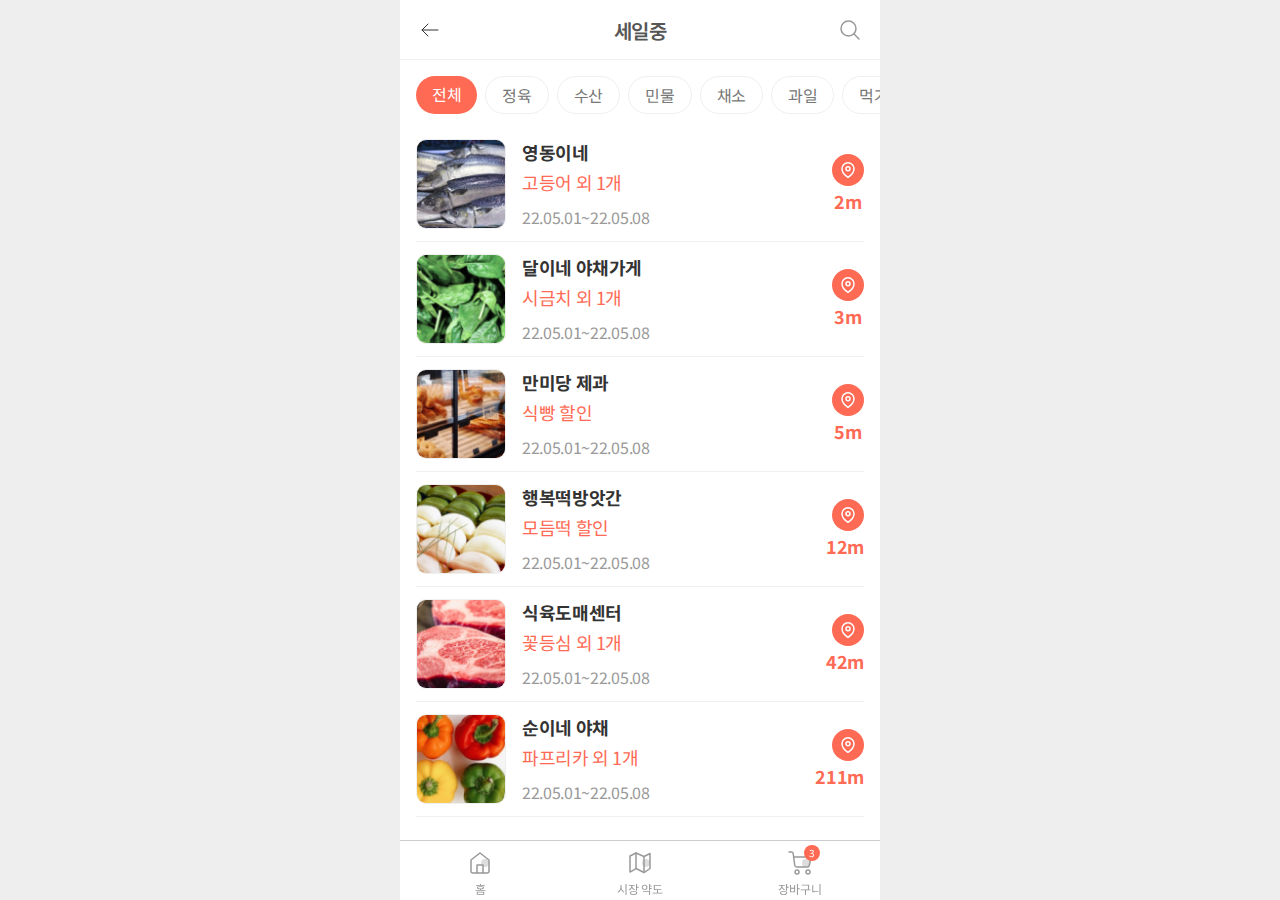
<file: discount.html>
<!DOCTYPE html>
<html lang="en">
  <head>
    <meta charset="UTF-8" />
    <meta http-equiv="X-UA-Compatible" content="IE=edge" />
    <meta
      name="viewport"
      content="width=device-width, initial-scale=1.0, maximum-scale=1.0"
    />
    <title>세일중</title>
    <script src="https://code.jquery.com/jquery-3.5.1.js"></script>
    <link rel="stylesheet" href="css/common.css" />
    <link rel="stylesheet" href="css/layout.css" />
  </head>
  <body>
    <header>
      <div class="header_area">
        <nav id="gnb">
          <div class="gnb_container">
            <a class="go_back" href="index.html"></a>
            <div class="gnb_title tx"><h2>세일중</h2></div>
            <a class="search" href="#"></a>
          </div>
        </nav>
      </div>
    </header>
    <main>
      <div class="gnb_list_category">
        <div class="gnb_list_container">
          <ul class="swiper_wrapper">
            <li class="on"><a href="#">전체</a></li>
            <li><a href="#">정육</a></li>
            <li><a href="#">수산</a></li>
            <li><a href="#">민물</a></li>
            <li><a href="#">채소</a></li>
            <li><a href="#">과일</a></li>
            <li><a href="#">먹거리·반찬</a></li>
            <li><a href="#">식당</a></li>
            <li><a href="#">건어물</a></li>
            <li><a href="#">기타</a></li>
          </ul>
        </div>
      </div>
      <div class="discount_list">
        <div class="discount_container pb_60 pt_79">
          <div class="product_wrap">
            <div class="product_item">
              <a class="prod_img_wrap" href="sub_store_detail.html">
                <img src="img/product/dis_01.png" alt="세일중상품" />
              </a>
              <a class="prod_txt_wrap" href="sub_store_detail.html">
                <div class="prod_txt">
                  <h3>영동이네</h3>
                  <p>고등어 외 1개</p>
                  <span>22.05.01~22.05.08</span>
                </div>
              </a>
              <button
                type="button"
                onclick="location.href='sub_map_location.html'"
                class="prod_location"
              >
                <img src="img/icon/icon_location.svg" alt="위치정보" />
                <span><em>2m</em></span>
              </button>
            </div>
          </div>
          <div class="product_wrap">
            <div class="product_item">
              <a class="prod_img_wrap" href="sub_store_detail.html">
                <img src="img/product/dis_02.png" alt="세일중상품" />
              </a>
              <a class="prod_txt_wrap" href="sub_store_detail.html">
                <div class="prod_txt">
                  <h3>달이네 야채가게</h3>
                  <p>시금치 외 1개</p>
                  <span>22.05.01~22.05.08</span>
                </div>
              </a>
              <button
                type="button"
                onclick="location.href='sub_map_location.html'"
                class="prod_location"
              >
                <img src="img/icon/icon_location.svg" alt="위치정보" />
                <span><em>3m</em></span>
              </button>
            </div>
          </div>
          <div class="product_wrap">
            <div class="product_item">
              <a class="prod_img_wrap" href="sub_store_detail.html">
                <img src="img/product/dis_03.png" alt="세일중상품" />
              </a>
              <a class="prod_txt_wrap" href="sub_store_detail.html">
                <div class="prod_txt">
                  <h3>만미당 제과</h3>
                  <p>식빵 할인</p>
                  <span>22.05.01~22.05.08</span>
                </div>
              </a>
              <button
                type="button"
                onclick="location.href='sub_map_location.html'"
                class="prod_location"
              >
                <img src="img/icon/icon_location.svg" alt="위치정보" />
                <span><em>5m</em></span>
              </button>
            </div>
          </div>
          <div class="product_wrap">
            <div class="product_item">
              <a class="prod_img_wrap" href="sub_store_detail.html">
                <img src="img/product/dis_04.png" alt="세일중상품" />
              </a>
              <a class="prod_txt_wrap" href="sub_store_detail.html">
                <div class="prod_txt">
                  <h3>행복떡방앗간</h3>
                  <p>모듬떡 할인</p>
                  <span>22.05.01~22.05.08</span>
                </div>
              </a>
              <button
                type="button"
                onclick="location.href='sub_map_location.html'"
                class="prod_location"
              >
                <img src="img/icon/icon_location.svg" alt="위치정보" />
                <span><em>12m</em></span>
              </button>
            </div>
          </div>
          <div class="product_wrap">
            <div class="product_item">
              <a class="prod_img_wrap" href="sub_store_detail.html">
                <img src="img/product/dis_05.png" alt="세일중상품" />
              </a>
              <a class="prod_txt_wrap" href="sub_store_detail.html">
                <div class="prod_txt">
                  <h3>식육도매센터</h3>
                  <p>꽃등심 외 1개</p>
                  <span>22.05.01~22.05.08</span>
                </div>
              </a>
              <button
                type="button"
                onclick="location.href='sub_map_location.html'"
                class="prod_location"
              >
                <img src="img/icon/icon_location.svg" alt="위치정보" />
                <span><em>42m</em></span>
              </button>
            </div>
          </div>
          <div class="product_wrap">
            <div class="product_item">
              <a class="prod_img_wrap" href="sub_store_detail.html">
                <img src="img/product/dis_06.png" alt="세일중상품" />
              </a>
              <a class="prod_txt_wrap" href="sub_store_detail.html">
                <div class="prod_txt">
                  <h3>순이네 야채</h3>
                  <p>파프리카 외 1개</p>
                  <span>22.05.01~22.05.08</span>
                </div>
              </a>
              <button
                type="button"
                onclick="location.href='sub_map_location.html'"
                class="prod_location"
              >
                <img src="img/icon/icon_location.svg" alt="위치정보" />
                <span><em>211m</em></span>
              </button>
            </div>
          </div>
        </div>
      </div>
    </main>
    <aside id="dock">
      <div class="dock_container">
        <nav class="dock_menu">
          <a href="index.html">
            <i class="home"></i>
            <span class="dock_label">홈</span>
          </a>
          <a href="dock_map.html">
            <i class="map"></i>
            <span class="dock_label">시장 약도</span>
          </a>
          <a href="dock_cart.html">
            <i class="cart"></i>
            <i class="cart_count">3</i>
            <span class="dock_label">장바구니</span>
          </a>
        </nav>
      </div>
    </aside>
  </body>
  <script>
    var openBtn = $(".prod_location");
    var closeBtn = $(".close, .close_bottom_btn");
    var dimm = $(".dimm");
    var modal = $(".modal-sub-wrap");

    openBtn.click(function () {
      dimm.show();
      modal.show();
    });

    closeBtn.click(function () {
      dimm.hide();
      modal.hide();
    });
  </script>
</html>
</file>
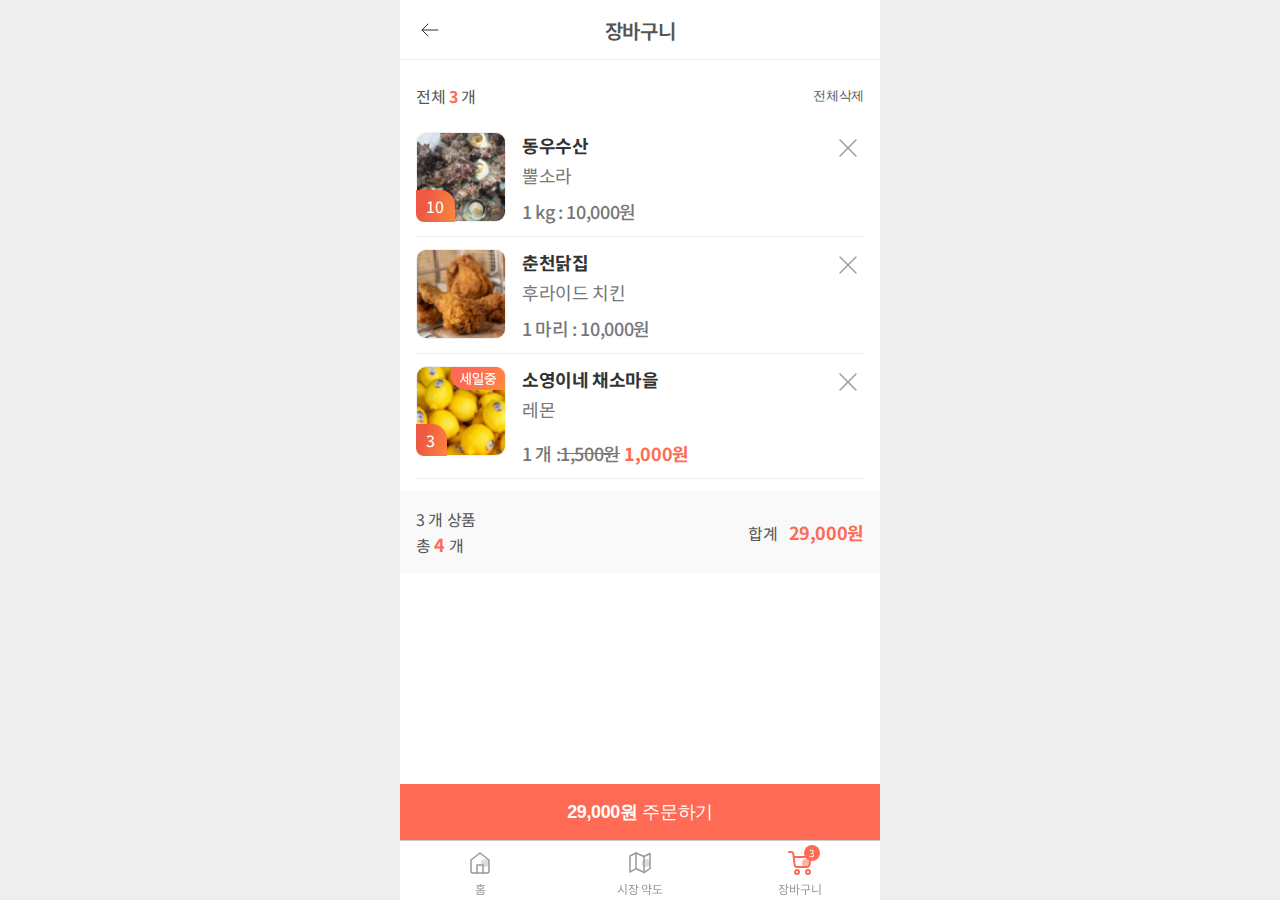
<file: dock_cart.html>
<!DOCTYPE html>
<html lang="en">
  <head>
    <meta charset="UTF-8" />
    <meta http-equiv="X-UA-Compatible" content="IE=edge" />
    <meta
      name="viewport"
      content="width=device-width, initial-scale=1.0, maximum-scale=1.0"
    />
    <title>장바구니</title>
    <link rel="stylesheet" href="css/common.css" />
    <link rel="stylesheet" href="css/layout.css" />
  </head>
  <body>
    <header>
      <div class="header_area">
        <div id="gnb">
          <div class="gnb_container">
            <a class="go_back" href="index.html"></a>
            <h2>장바구니</h2>
          </div>
        </div>
      </div>
    </header>
    <main>
      <div class="top_sort">
        <span>전체 <em>3</em> 개</span>
        <button class="cart_all_delete" type="button">전체삭제</button>
      </div>
      <div class="cart_list">
        <div class="product_wrap">
          <div class="product_item">
            <div class="item_img">
              <img src="img/product/cart_01.png" alt="세일중상품" />
              <span class="img_count">10</span>
            </div>
            <div class="prod_txt">
              <!-- 가게명 -->
              <h3>동우수산</h3>
              <!-- 상품명 -->
              <p>뿔소라</p>
              <!-- 단위및가격 -->
              <span>1 kg : 10,000원</span>
              <!-- <span>1kg : 10,000원</span> -->
            </div>
            <button type="button">
              <img
                class="delete"
                src="img/icon/btn_x_light.svg"
                alt="장바구니 물건 삭제"
              />
            </button>
          </div>
        </div>
        <div class="product_wrap">
          <div class="product_item">
            <div class="item_img">
              <img src="img/product/cart_02.png" alt="세일중상품" />
            </div>
            <div class="prod_txt">
              <!-- 가게명 -->
              <h3>춘천닭집</h3>
              <!-- 상품명 -->
              <p>후라이드 치킨</p>
              <!-- 단위및가격 -->
              <span>1 마리 : 10,000원</span>
              <!-- <span>1마리 : 10,000원</span> -->
            </div>
            <button type="button">
              <img
                class="delete"
                src="img/icon/btn_x_light.svg"
                alt="장바구니 물건 삭제"
              />
            </button>
          </div>
        </div>
        <div class="product_wrap">
          <div class="product_item">
            <div class="item_img">
              <img src="img/product/cart_03.png" alt="세일중상품" />
              <img
                class="discount_icon"
                src="img/icon/icon_sub_label_discount.svg"
                alt="세일중 아이콘"
              />
              <span class="img_count">3</span>
            </div>
            <div class="prod_txt">
              <!-- 가게명 -->
              <h3>소영이네 채소마을</h3>
              <!-- 상품명 -->
              <p>레몬</p>
              <!-- 단위및가격 -->
              <div class="price_wrap">
                <span class="unit">1 개 : </span>
                <!-- <div class="price"> -->
                <span class="retail_price price_line">1,500원</span>&nbsp;
                <span class="selling_price"><em>1,000원</em></span>
                <!-- </div> -->
              </div>
            </div>
            <button type="button">
              <img
                class="delete"
                src="img/icon/btn_x_light.svg"
                alt="장바구니 물건 삭제"
              />
            </button>
          </div>
        </div>
        <div class="product_total_wrap">
          <div class="product_total">
            <div class="total_count">
              <span>3 개 상품</span>
              <span>총 <em>4</em> 개</span>
            </div>
            <div class="total_price">
              <span>합계 &nbsp;&nbsp;<em>29,000원</em></span>
            </div>
          </div>
        </div>
      </div>
      <button
        class="btn_order"
        onclick="location.href='order.html'"
        type="button"
      >
        <strong>29,000원</strong> 주문하기
      </button>
    </main>
    <aside id="dock">
      <div class="dock_container">
        <nav class="dock_menu">
          <a href="index.html">
            <i class="home"></i>
            <span class="dock_label">홈</span>
          </a>
          <a href="dock_map.html">
            <i class="map"></i>
            <span class="dock_label">시장 약도</span>
          </a>
          <a href="dock_cart.html" class="active">
            <i class="cart"></i>
            <i class="cart_count">3</i>
            <span class="dock_label">장바구니</span>
          </a>
        </nav>
      </div>
    </aside>
  </body>
</html>
</file>
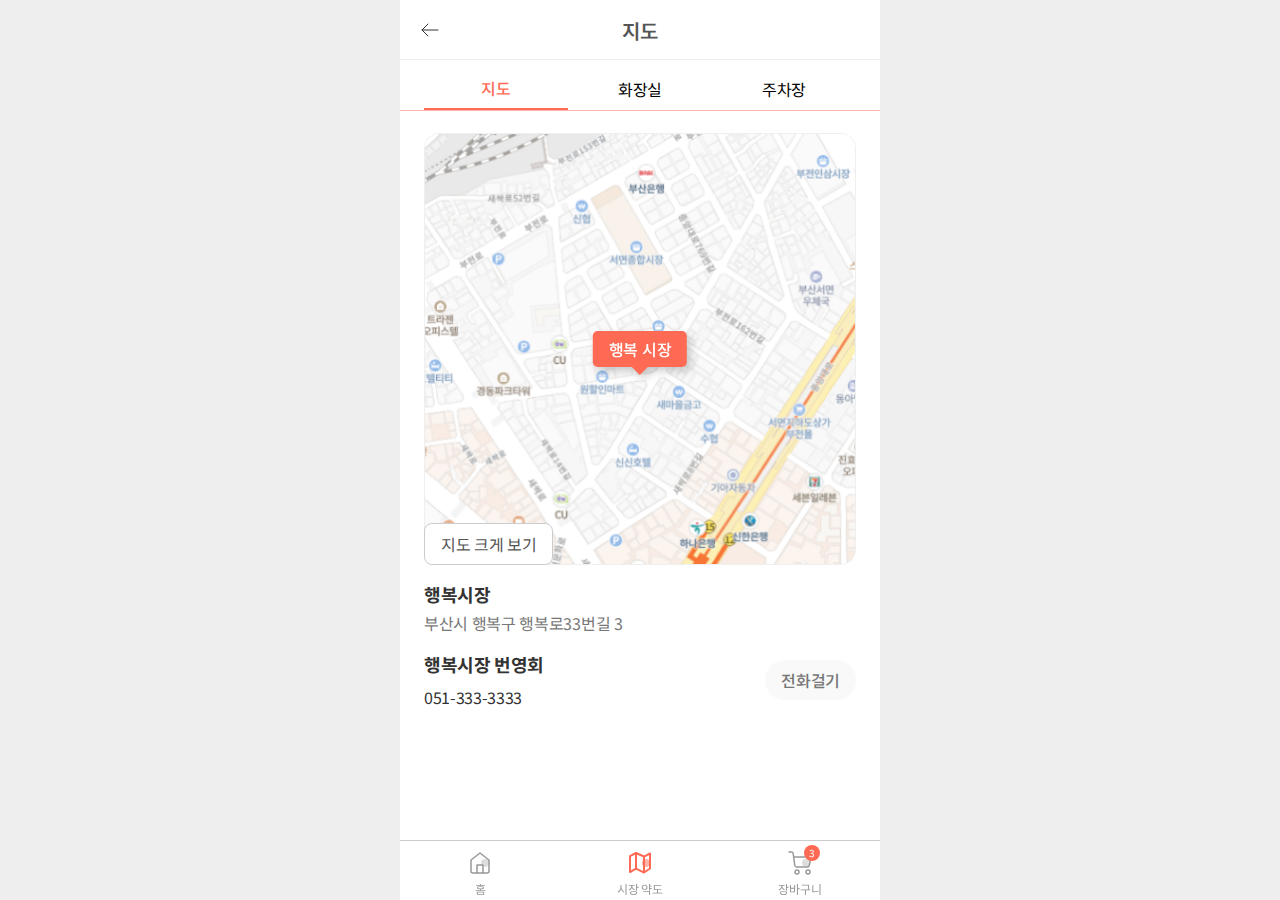
<file: dock_map.html>
<!DOCTYPE html>
<html lang="en">
  <head>
    <meta charset="UTF-8" />
    <meta http-equiv="X-UA-Compatible" content="IE=edge" />
    <meta
      name="viewport"
      content="width=device-width, initial-scale=1.0, maximum-scale=1.0"
    />
    <title>지도</title>
    <script src="https://code.jquery.com/jquery-3.5.1.js"></script>
    <link rel="stylesheet" href="css/common.css" />
    <link rel="stylesheet" href="css/layout.css" />
  </head>
  <body>
    <header>
      <div class="header_area">
        <div id="gnb">
          <div class="gnb_container">
            <a class="go_back" href="index.html"></a>
            <h2>지도</h2>
          </div>
        </div>
      </div>
    </header>
    <main>
      <div class="tab_wrap">
        <div class="tab_bar">
          <ul class="tab">
            <li class="on" data-tab="menu_01">
              <a class="on" href="#">지도</a>
            </li>
            <li data-tab="menu_02"><a href="#">화장실</a></li>
            <li data-tab="menu_03"><a href="#">주차장</a></li>
          </ul>
        </div>
      </div>
      <div id="menu_01" class="tabcont on mt_73 pb_60">
        <div class="market_map">
          <div class="map_img">
            <img src="img/dock_map_market.png" alt="부전시장 위치" />
            <div class="tag_wrap">
              <div class="name_tag"><span>행복 시장</span></div>
            </div>
            <button type="button" class="map_zoom">
              <span>지도 크게 보기</span>
            </button>
          </div>
          <div class="map_info">
            <h3>행복시장</h3>
            <p>부산시 행복구 행복로33번길 3</p>
          </div>
          <div class="map_txt">
            <div class="txt_wrap">
              <h3>행복시장 번영회</h3>
              <p>051-333-3333</p>
            </div>
            <span>전화걸기</span>
          </div>
        </div>
      </div>
      <div id="menu_02" class="tabcont mt_73 pb_60">
        <div class="market_map">
          <div class="map_img">
            <img src="img/map_market.png" alt="화장실 위치" />
            <div class="tag_wrap">
              <div class="name_tag"><span>화장실1</span></div>
            </div>
            <button type="button" class="map_zoom">
              <span>지도 크게 보기</span>
            </button>
          </div>
          <div class="map_info">
            <h3>화장실1</h3>
            <p>부산시 행복구 행복로33번길 3</p>
          </div>
        </div>
        <div class="market_map">
          <div class="map_img">
            <img src="img/map_market.png" alt="화장실 위치" />
            <div class="tag_wrap">
              <div class="name_tag"><span>화장실2</span></div>
            </div>
            <button type="button" class="map_zoom">
              <span>지도 크게 보기</span>
            </button>
          </div>
          <div class="map_info">
            <h3>화장실2</h3>
            <p>부산시 행복구 행복로33번길 3</p>
          </div>
        </div>
        <div class="market_map">
          <div class="map_img">
            <img src="img/map_market.png" alt="화장실 위치" />
            <div class="tag_wrap">
              <div class="name_tag"><span>화장실3</span></div>
            </div>
            <button type="button" class="map_zoom">
              <span>지도 크게 보기</span>
            </button>
          </div>
          <div class="map_info">
            <h3>화장실3</h3>
            <p>부산시 행복구 행복로33번길 3</p>
          </div>
        </div>
        <div class="market_map">
          <div class="map_img">
            <img src="img/map_market.png" alt="화장실 위치" />
            <div class="tag_wrap">
              <div class="name_tag"><span>화장실4</span></div>
            </div>
            <button type="button" class="map_zoom">
              <span>지도 크게 보기</span>
            </button>
          </div>
          <div class="map_info">
            <h3>화장실4</h3>
            <p>부산시 행복구 행복로33번길 3</p>
          </div>
        </div>
      </div>
      <div id="menu_03" class="tabcont mt_73 pb_60">
        <div class="market_map">
          <div class="map_img">
            <img src="img/map_market.png" alt="화장실 위치" />
            <div class="tag_wrap">
              <div class="name_tag"><span>주차장1</span></div>
            </div>
            <button type="button" class="map_zoom">
              <span>지도 크게 보기</span>
            </button>
          </div>
          <div class="map_info">
            <h3>주차장1</h3>
            <p>부산시 행복구 행복로33번길 3</p>
          </div>
        </div>
        <div class="market_map">
          <div class="map_img">
            <img src="img/map_market.png" alt="화장실 위치" />
            <div class="tag_wrap">
              <div class="name_tag"><span>주차장2</span></div>
            </div>
            <button type="button" class="map_zoom">
              <span>지도 크게 보기</span>
            </button>
          </div>
          <div class="map_info">
            <h3>주차장2</h3>
            <p>부산시 행복구 행복로33번길 3</p>
          </div>
        </div>
        <div class="market_map">
          <div class="map_img">
            <img src="img/map_market.png" alt="화장실 위치" />
            <div class="tag_wrap">
              <div class="name_tag"><span>주차장3</span></div>
            </div>
            <button type="button" class="map_zoom">
              <span>지도 크게 보기</span>
            </button>
          </div>
          <div class="map_info">
            <h3>주차장3</h3>
            <p>부산시 행복구 행복로33번길 3</p>
          </div>
        </div>
        <div class="market_map">
          <div class="map_img">
            <img src="img/map_market.png" alt="화장실 위치" />
            <div class="tag_wrap">
              <div class="name_tag"><span>주차장4</span></div>
            </div>
            <button type="button" class="map_zoom">
              <span>지도 크게 보기</span>
            </button>
          </div>
          <div class="map_info">
            <h3>주차장4</h3>
            <p>부산시 행복구 행복로33번길 3</p>
          </div>
        </div>
      </div>
    </main>
    <aside id="dock">
      <div class="dock_container">
        <nav class="dock_menu">
          <a href="index.html">
            <i class="home"></i>
            <span class="dock_label">홈</span>
          </a>
          <a href="dock_map.html" class="active">
            <i class="map"></i>
            <span class="dock_label">시장 약도</span>
          </a>
          <a href="dock_cart.html">
            <i class="cart"></i>
            <i class="cart_count">3</i>
            <span class="dock_label">장바구니</span>
          </a>
        </nav>
      </div>
    </aside>
    <script>
      $(function () {
        $("ul.tab li").click(function () {
          var activeTab = $(this).attr("data-tab");
          $("ul.tab li").removeClass("on");
          $(".tabcont").removeClass("on");
          $(this).addClass("on");
          $("#" + activeTab).addClass("on");
        });
      });
    </script>
  </body>
</html>
</file>
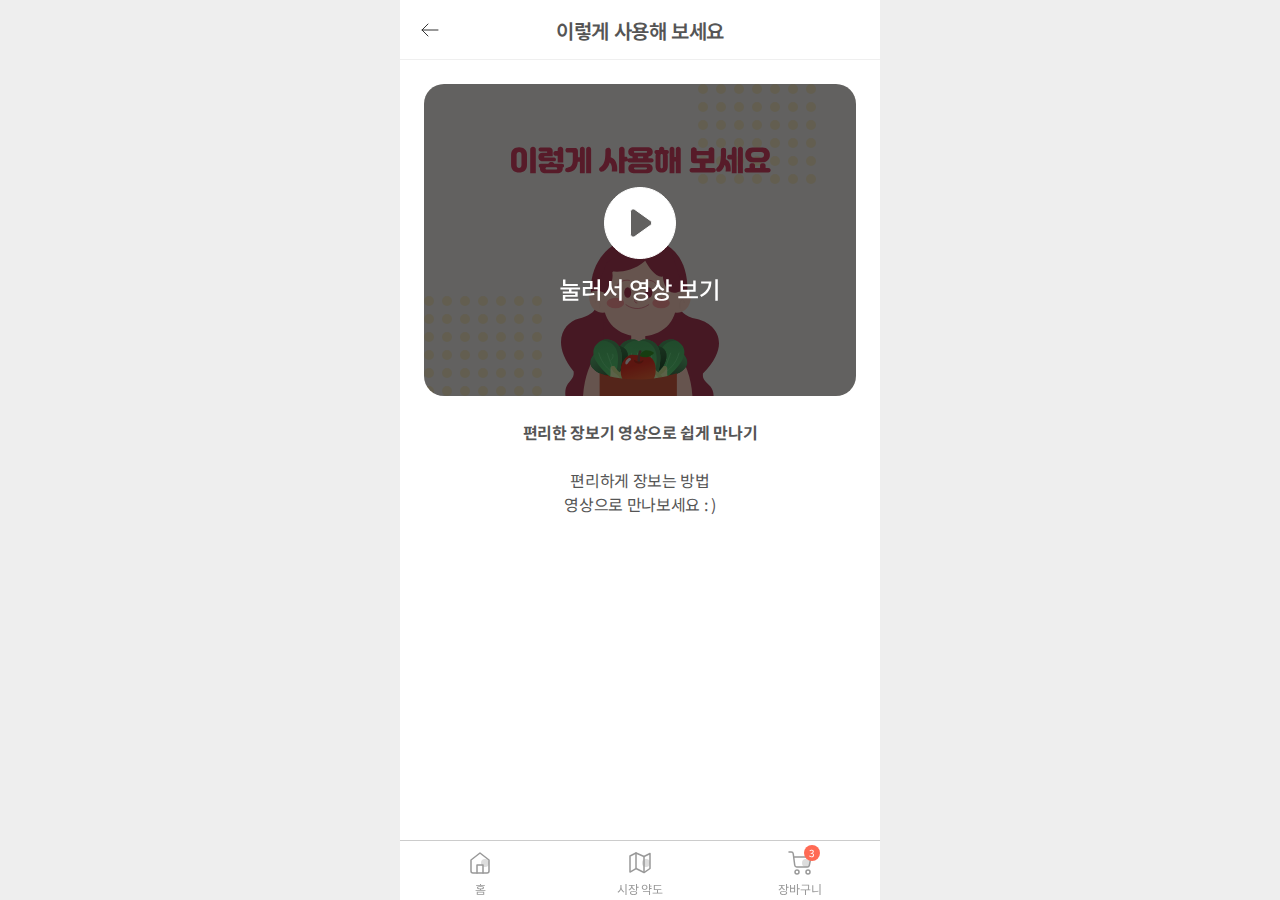
<file: manual.html>
<!DOCTYPE html>
<html lang="en">
  <head>
    <meta charset="UTF-8" />
    <meta http-equiv="X-UA-Compatible" content="IE=edge" />
    <meta
      name="viewport"
      content="width=device-width, initial-scale=1.0, maximum-scale=1.0"
    />
    <title>이렇게 사용해 보세요</title>
    <link rel="stylesheet" href="css/common.css" />
    <link rel="stylesheet" href="css/layout.css" />
  </head>
  <body>
    <header>
      <div class="header_area">
        <div id="gnb">
          <div class="gnb_container">
            <a class="go_back" href="index.html"></a>
            <h2>이렇게 사용해 보세요</h2>
          </div>
        </div>
      </div>
    </header>
    <main>
      <div class="manual">
        <a href="https://t.tableons.com/bujeon/mp4/ma001.mp4"
          ><img class="manual_img" src="img/sub_manual.svg" alt="매뉴얼영상"
        /></a>
        <p>
          <strong>편리한 장보기 영상으로 쉽게 만나기</strong><br /><br />
          편리하게 장보는 방법<br />영상으로 만나보세요 : )
        </p>
      </div>
    </main>
    <aside id="dock">
      <div class="dock_container">
        <nav class="dock_menu">
          <a href="index.html">
            <i class="home"></i>
            <span class="dock_label">홈</span>
          </a>
          <a href="dock_map.html">
            <i class="map"></i>
            <span class="dock_label">시장 약도</span>
          </a>
          <a href="dock_cart.html">
            <i class="cart"></i>
            <i class="cart_count">3</i>
            <span class="dock_label">장바구니</span>
          </a>
        </nav>
      </div>
    </aside>
  </body>
</html>
</file>
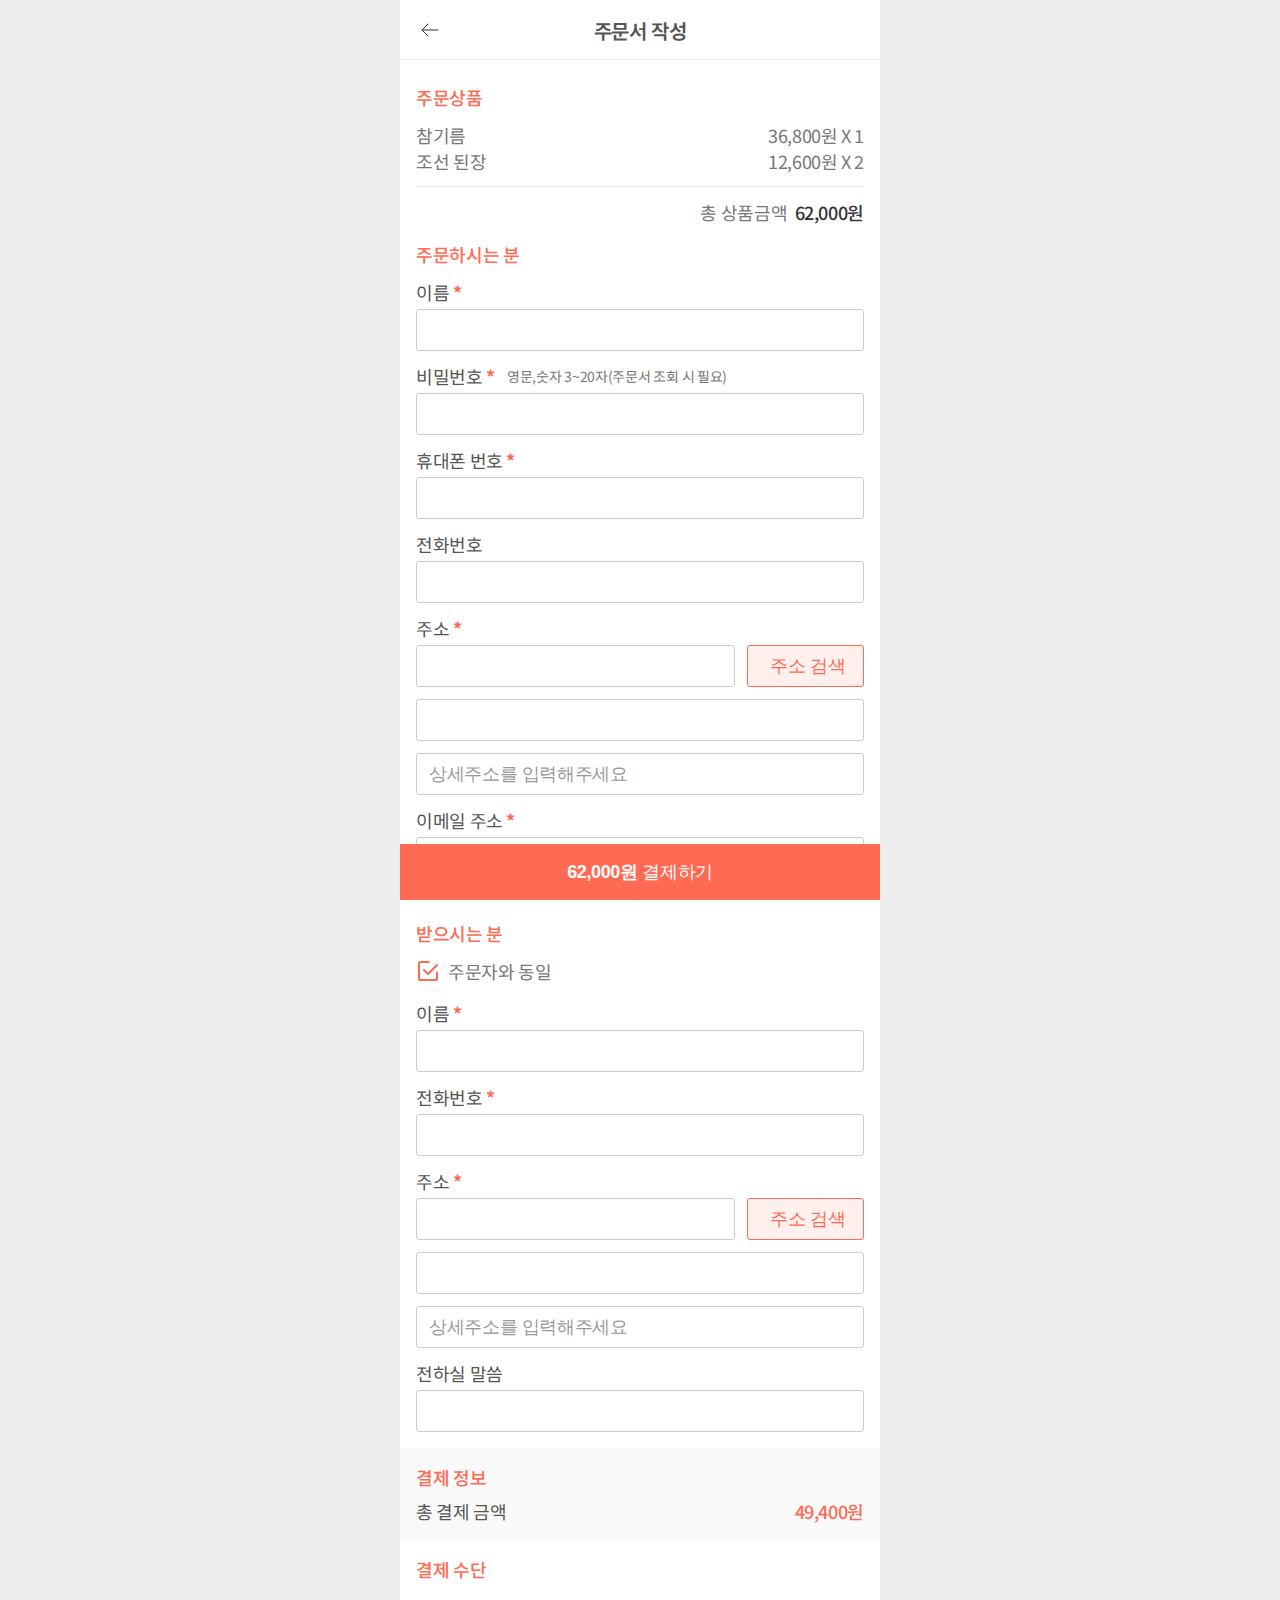
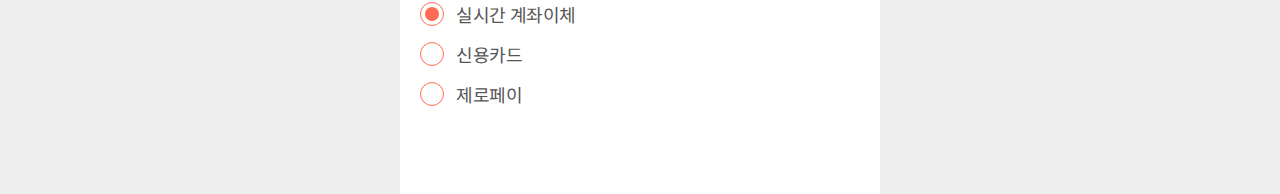
<file: order.html>
<!DOCTYPE html>
<html lang="en">
  <head>
    <meta charset="UTF-8" />
    <meta http-equiv="X-UA-Compatible" content="IE=edge" />
    <meta
      name="viewport"
      content="width=device-width, initial-scale=1.0, maximum-scale=1.0"
    />
    <title>주문서 작성</title>
    <link rel="stylesheet" href="css/common.css" />
    <link rel="stylesheet" href="css/layout.css" />
  </head>
  <body>
    <header>
      <div class="header_area">
        <div id="gnb">
          <div class="gnb_container">
            <a class="go_back" href="#" onClick="history.back();"></a>
            <h2>주문서 작성</h2>
          </div>
        </div>
      </div>
    </header>
    <main>
      <section class="order_sheet">
        <div class="product_info">
          <h3 class="order_tit">주문상품</h3>
          <div class="order_box">
            <ul>
              <li>
                <p>참기름</p>
                <span>36,800원 X 1</span>
              </li>
              <li>
                <p>조선 된장</p>
                <span>12,600원 X 2</span>
              </li>
            </ul>
            <div>
              <p>
                총 상품금액&nbsp;&nbsp;<span class="product_amount"
                  >62,000원</span
                >
              </p>
            </div>
          </div>
        </div>
        <div class="orderer">
          <h3 class="order_tit">주문하시는 분</h3>
          <div class="order_box">
            <div class="order_cont">
              <p>이름 <em>*</em></p>
              <div><input type="text" /></div>
            </div>
            <div class="order_cont">
              <p>
                비밀번호&nbsp;<em>*</em
                ><span class="pw_cont"
                  >영문,숫자 3~20자(주문서 조회 시 필요)</span
                >
              </p>
              <div><input type="text" /></div>
            </div>
            <div class="order_cont">
              <p>휴대폰 번호 <em>*</em></p>
              <div><input type="tel" /></div>
            </div>
            <div class="order_cont">
              <p>전화번호</p>
              <div><input type="tel" /></div>
            </div>
            <div class="order_cont">
              <p>주소 <em>*</em></p>
              <ul class="order_address">
                <li class="btn_address">
                  <input type="text" />
                  <button type="button">주소 검색</button>
                </li>
                <li>
                  <input type="text" />
                </li>
                <li>
                  <input type="text" placeholder="상세주소를 입력해주세요" />
                </li>
              </ul>
            </div>
            <div class="order_cont">
              <p>이메일 주소 <em>*</em></p>
              <div><input type="email" /></div>
            </div>
          </div>
        </div>
        <div class="deliver">
          <h3 class="order_tit">받으시는 분</h3>
          <div class="order_box">
            <div class="same_orderer">
              <img src="img/icon/icon_check_ch.svg" alt="체크" /><span
                >주문자와 동일</span
              >
            </div>
            <div class="order_cont">
              <p>이름 <em>*</em></p>
              <div><input type="text" /></div>
            </div>
            <div class="order_cont">
              <p>전화번호 <em>*</em></p>
              <div><input type="password" /></div>
            </div>
            <div class="order_cont">
              <p>주소 <em>*</em></p>
              <ul class="order_address">
                <li class="btn_address">
                  <input type="text" />
                  <button type="button">주소 검색</button>
                </li>
                <li>
                  <input type="text" />
                </li>
                <li>
                  <input type="text" placeholder="상세주소를 입력해주세요" />
                </li>
              </ul>
            </div>
            <div class="order_cont">
              <p>전하실 말씀</p>
              <div><input type="text" /></div>
            </div>
          </div>
        </div>
        <div class="price_sum">
          <h3 class="order_tit">결제 정보</h3>
          <div>
            <p>총 결제 금액</p>
            <p>49,400원</p>
          </div>
        </div>
        <div class="payment_info">
          <h3 class="order_tit">결제 수단</h3>
          <ul>
            <li>
              <img src="img/icon/icon_radio_checked.svg" alt="체크" /><span
                >실시간 계좌이체</span
              >
            </li>
            <li>
              <img src="img/icon/icon_radio_unchecked.svg" alt="미체크" /><span
                >신용카드</span
              >
            </li>
            <li>
              <img src="img/icon/icon_radio_unchecked.svg" alt="미체크" /><span
                >제로페이</span
              >
            </li>
          </ul>
        </div>
        <button
          type="button"
          class="btn_payment"
          onclick="location.href='order_inquiry.html';"
        >
          <strong>62,000원</strong> 결제하기
        </button>
      </section>
    </main>
  </body>
</html>
</file>
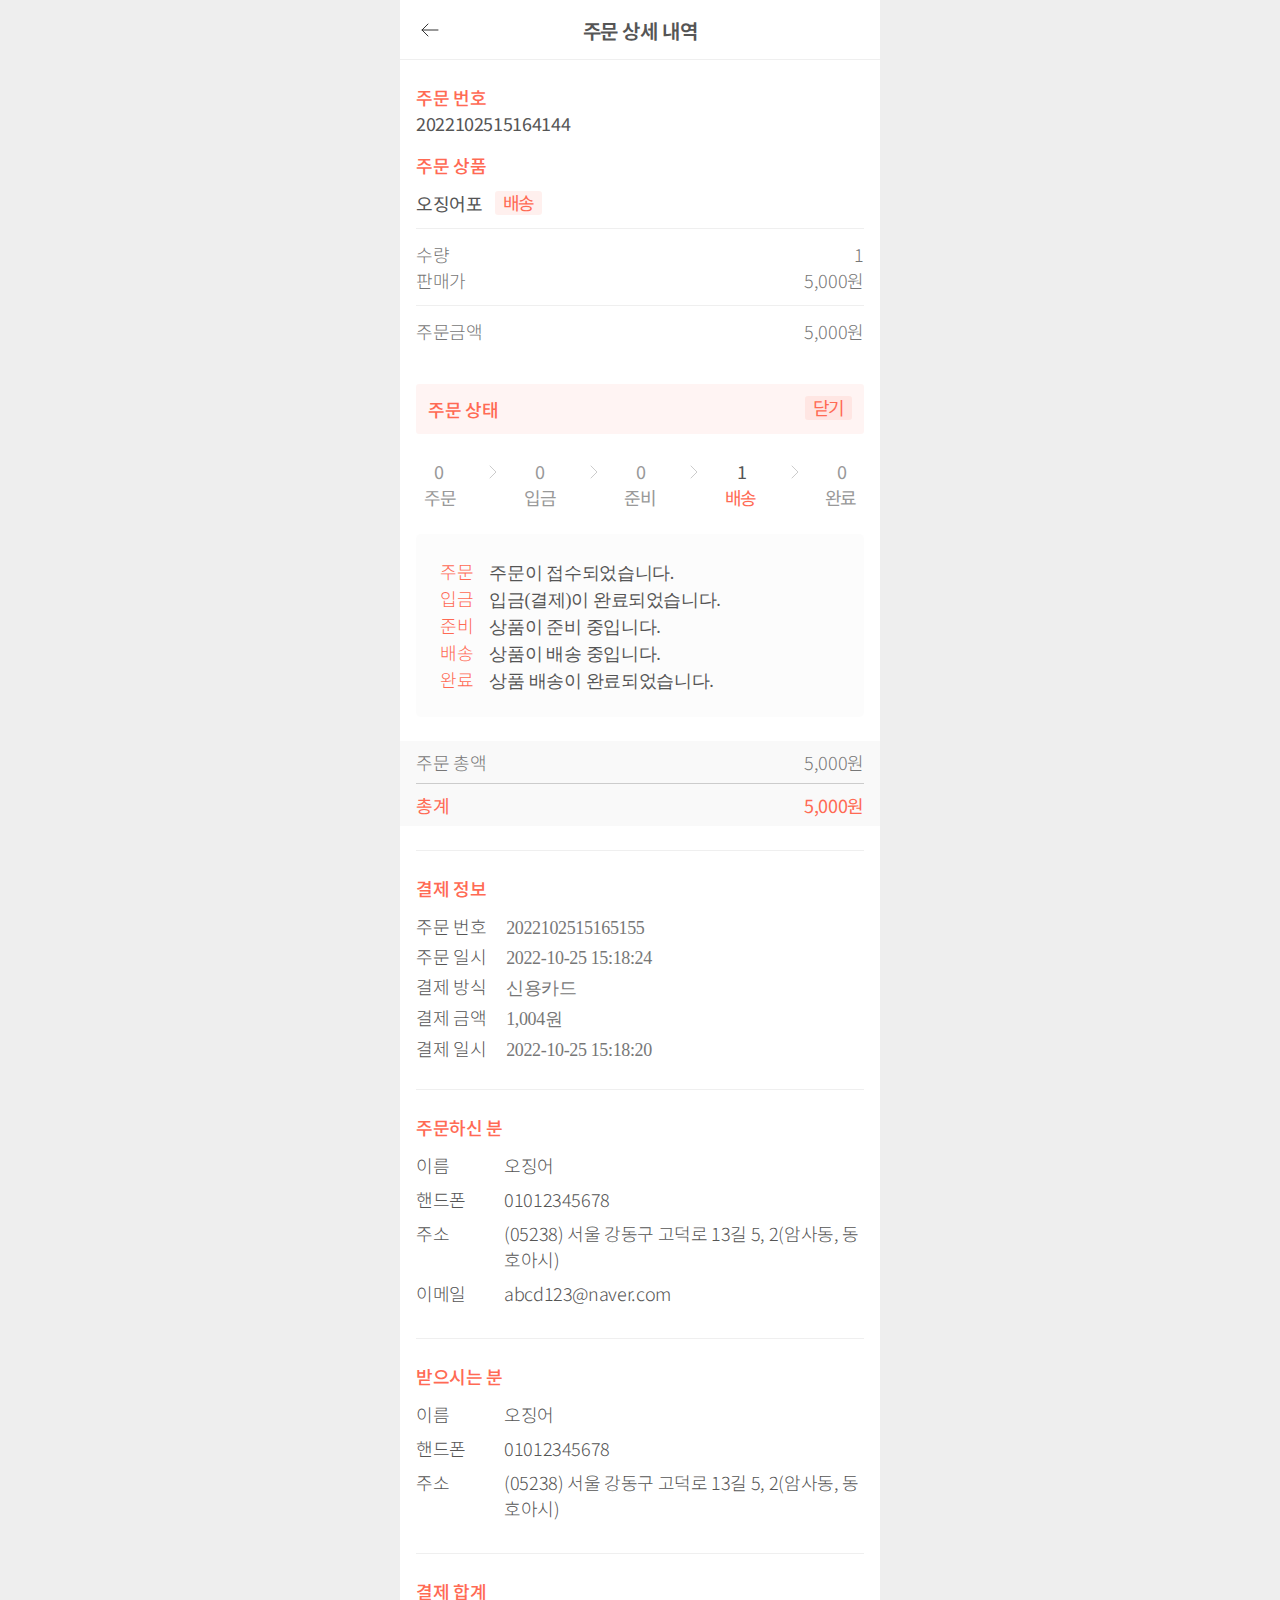
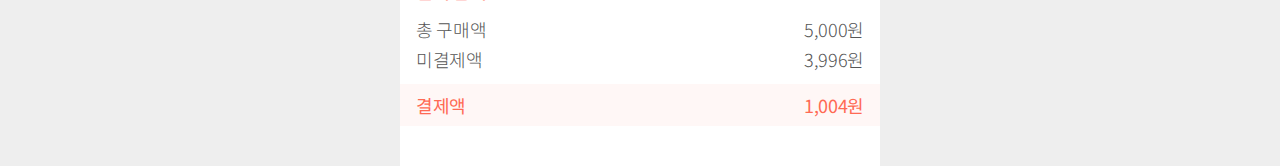
<file: order_detail.html>
<!DOCTYPE html>
<html lang="en">
  <head>
    <meta charset="UTF-8" />
    <meta http-equiv="X-UA-Compatible" content="IE=edge" />
    <meta
      name="viewport"
      content="width=device-width, initial-scale=1.0, maximum-scale=1.0"
    />
    <title>주문 상세 내역</title>
    <link rel="stylesheet" href="css/common.css" />
    <link rel="stylesheet" href="css/layout.css" />
  </head>
  <body>
    <header>
      <div class="header_area">
        <div id="gnb">
          <div class="gnb_container">
            <a class="go_back" href="#" onClick="history.back();"></a>
            <h2>주문 상세 내역</h2>
          </div>
        </div>
      </div>
    </header>
    <main class="order_detail">
      <section class="order_sheet">
        <div class="product_info">
          <h3 class="order_tit">주문 번호</h3>
          <p class="order_txt">2022102515164144</p>
        </div>
        <div class="order_detail_box">
          <div class="order_product">
            <h3 class="order_tit">주문 상품</h3>
            <ul>
              <li>
                <p class="order_txt">오징어포</p>
              </li>
              <li>
                <span class="order_label">배송</span>
              </li>
            </ul>
            <ul>
              <li>
                <span>수량</span>
                <span>1</span>
              </li>
              <li>
                <span>판매가</span>
                <span>5,000원</span>
              </li>
            </ul>
            <ul>
              <li>
                <span>주문금액</span>
                <span>5,000원</span>
              </li>
            </ul>
          </div>
          <ul class="order_state">
            <li>
              <h3 class="order_tit">주문 상태</h3>
            </li>
            <li>
              <a href="#" class="order_label">닫기</a>
            </li>
          </ul>
          <!-- 이 부분부터 상태설명 레이어사용 -->
          <ul class="order_state_step">
            <li>
              <p>0</p>
              <i></i>
              <p>0</p>
              <i></i>
              <p>0</p>
              <i></i>
              <p class="state_active">1</p>
              <i></i>
              <p>0</p>
            </li>
            <li>
              <p>주문</p>
              <p>입금</p>
              <p>준비</p>
              <p class="state_active">배송</p>
              <p>완료</p>
            </li>
          </ul>
          <ul class="order_state_cont">
            <li><span>주문</span>주문이 접수되었습니다.</li>
            <li><span>입금</span>입금(결제)이 완료되었습니다.</li>
            <li><span>준비</span>상품이 준비 중입니다.</li>
            <li><span>배송</span>상품이 배송 중입니다.</li>
            <li><span>완료</span>상품 배송이 완료되었습니다.</li>
          </ul>
        </div>
        <!-- 이 부분까지 상태설명 레이어사용 -->
        <div class="detail_total">
          <div>
            <span>주문 총액</span>
            <span>5,000원</span>
          </div>
          <div>
            <span class="order_tit">총계</span>
            <span class="order_tit">5,000원</span>
          </div>
        </div>
        <div class="detail_info">
          <h3 class="order_tit">결제 정보</h3>
          <ul>
            <li><span>주문 번호</span>2022102515165155</li>
            <li><span>주문 일시</span>2022-10-25 15:18:24</li>
            <li><span>결제 방식</span>신용카드</li>
            <li><span>결제 금액</span>1,004원</li>
            <li><span>결제 일시</span>2022-10-25 15:18:20</li>
          </ul>
        </div>
        <div class="detail_orderer">
          <h3 class="order_tit">주문하신 분</h3>
          <ul>
            <li>
              <span>이름</span>
              <span>오징어</span>
            </li>
            <li>
              <span>핸드폰</span>
              <span>01012345678</span>
            </li>
            <li>
              <span>주소</span>
              <span
                >(05238) 서울 강동구 고덕로 13길 5, 2(암사동, 동호아시)</span
              >
            </li>
            <li>
              <span>이메일</span>
              <span>abcd123@naver.com</span>
            </li>
          </ul>
        </div>
        <div class="detail_deliver">
          <h3 class="order_tit">받으시는 분</h3>
          <ul>
            <li>
              <span>이름</span>
              <span>오징어</span>
            </li>
            <li>
              <span>핸드폰</span>
              <span>01012345678</span>
            </li>
            <li>
              <span>주소</span>
              <span
                >(05238) 서울 강동구 고덕로 13길 5, 2(암사동, 동호아시)</span
              >
            </li>
          </ul>
        </div>
        <div class="detail_order_sum">
          <h3 class="order_tit">결제 합계</h3>
          <ul>
            <li>
              <span>총 구매액</span>
              <span>5,000원</span>
            </li>
            <li>
              <span>미결제액</span>
              <span>3,996원</span>
            </li>
          </ul>
        </div>
        <div class="detail_amount_sum">
          <p class="order_tit">결제액</p>
          <p class="order_tit">1,004원</p>
        </div>
      </section>
    </main>
  </body>
</html>
</file>
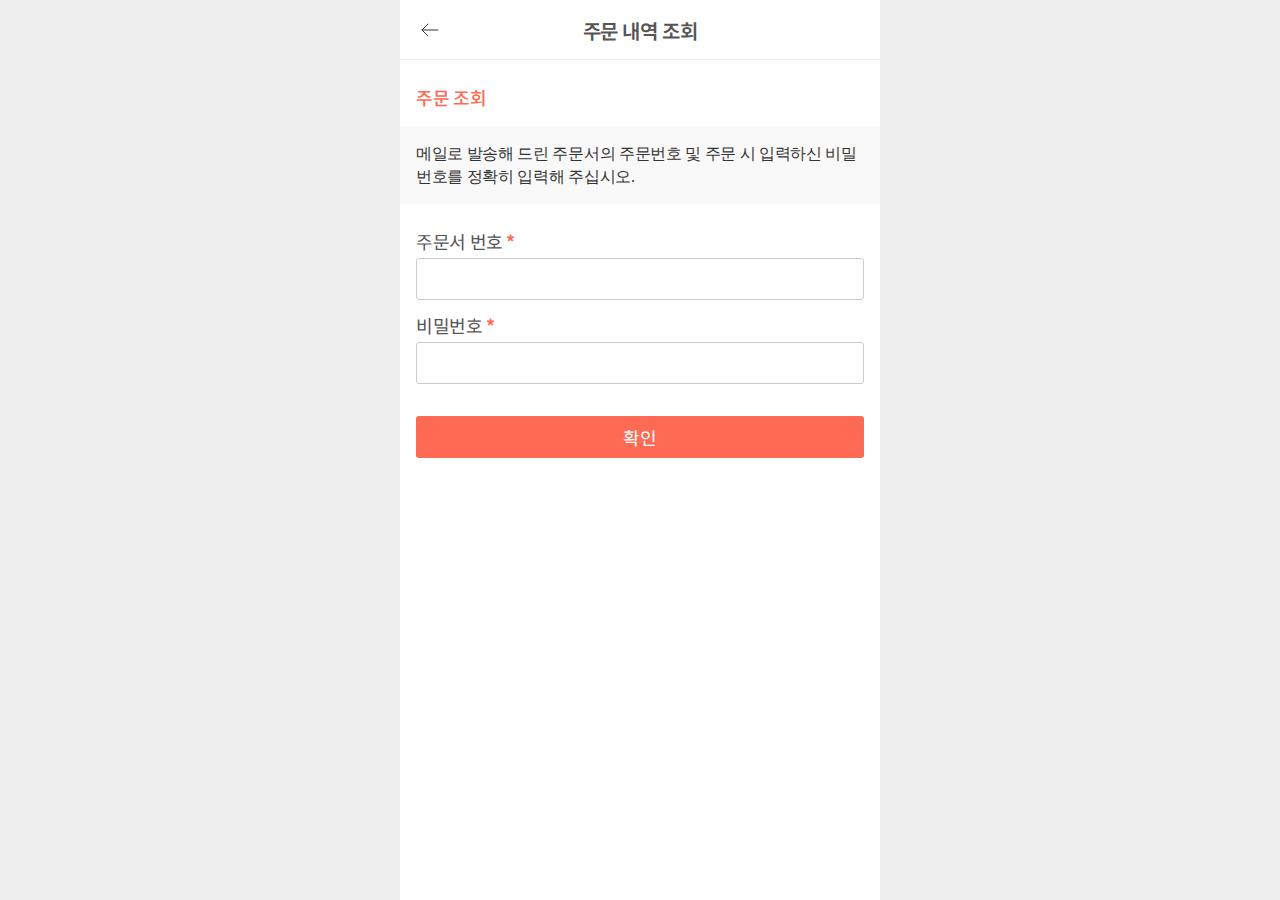
<file: order_inquiry.html>
<!DOCTYPE html>
<html lang="en">
  <head>
    <meta charset="UTF-8" />
    <meta http-equiv="X-UA-Compatible" content="IE=edge" />
    <meta
      name="viewport"
      content="width=device-width, initial-scale=1.0, maximum-scale=1.0"
    />
    <title>주문서 내역 조회</title>
    <link rel="stylesheet" href="css/common.css" />
    <link rel="stylesheet" href="css/layout.css" />
  </head>
  <body>
    <header>
      <div class="header_area">
        <div id="gnb">
          <div class="gnb_container">
            <a class="go_back" href="#" onClick="history.back();"></a>
            <h2>주문 내역 조회</h2>
          </div>
        </div>
      </div>
    </header>
    <main>
      <section class="order_sheet">
        <div class="product_info">
          <h3 class="order_tit">주문 조회</h3>
        </div>
        <div class="order_inquiry_box">
          <div class="order_inquiry_txt">
            메일로 발송해 드린 주문서의 주문번호 및 주문 시 입력하신 비밀번호를
            정확히 입력해 주십시오.
          </div>
          <div class="order_inquiry_cont">
            <div class="order_box">
              <div class="order_cont">
                <p>주문서 번호 <em>*</em></p>
                <div><input type="text" /></div>
              </div>
              <div class="order_cont">
                <p>비밀번호 <em>*</em></p>
                <div><input type="password" /></div>
              </div>
            </div>
            <div><a href="order_detail.html" class="btn_inquiry">확인</a></div>
          </div>
        </div>
      </section>
    </main>
  </body>
</html>
</file>
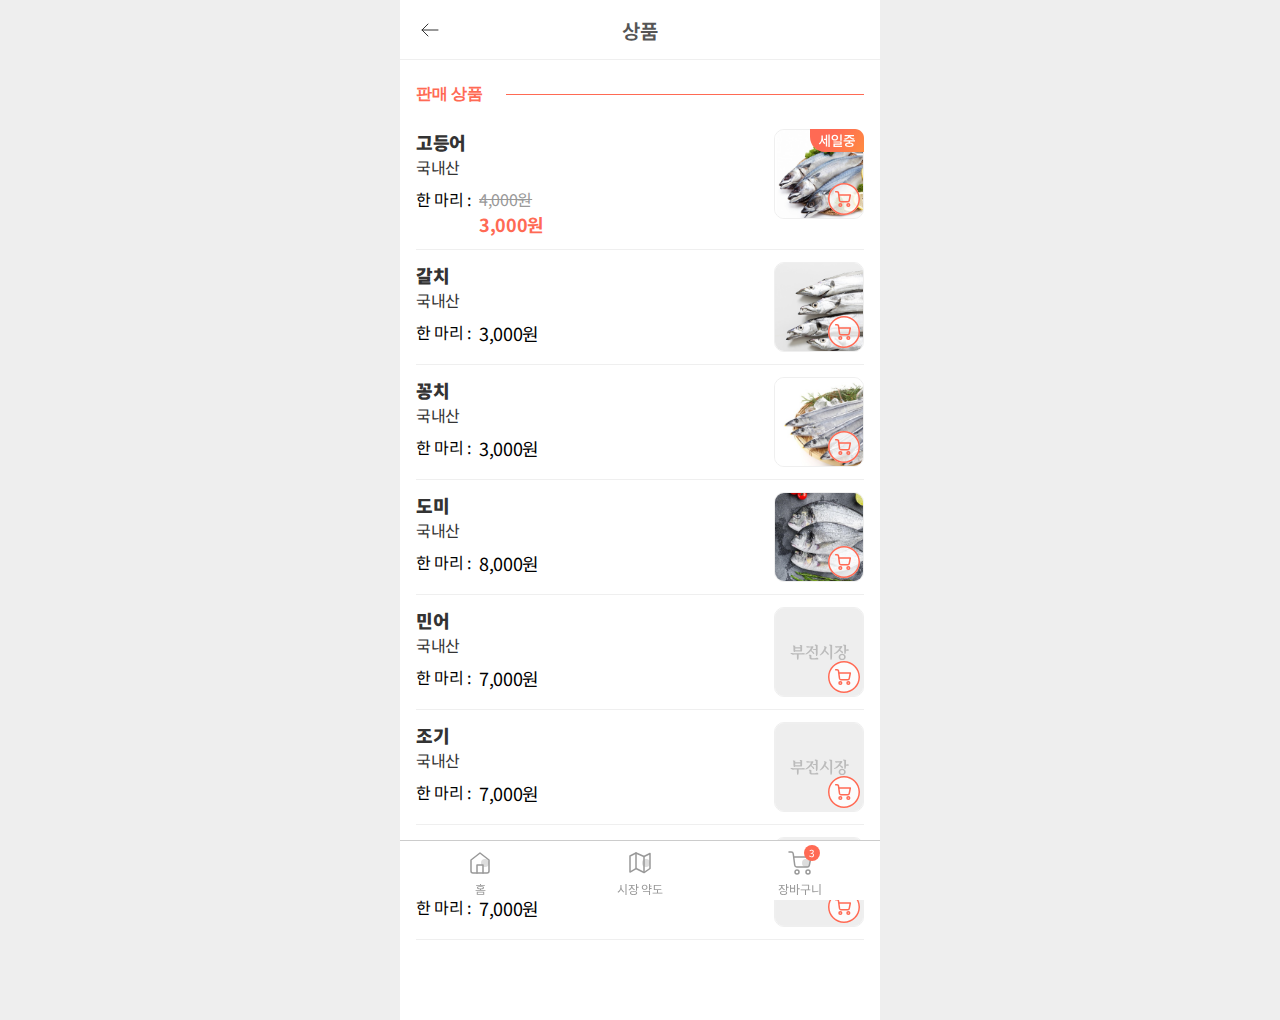
<file: products.html>
<!DOCTYPE html>
<html lang="en">
  <head>
    <meta charset="UTF-8" />
    <meta http-equiv="X-UA-Compatible" content="IE=edge" />
    <meta
      name="viewport"
      content="width=device-width, initial-scale=1.0, maximum-scale=1.0"
    />
    <title>판매 상품</title>
    <link rel="stylesheet" href="css/common.css" />
    <link rel="stylesheet" href="css/layout.css" />
  </head>
  <body>
    <header>
      <div class="header_area">
        <nav id="gnb">
          <div class="gnb_container">
            <a class="go_back" href="index.html"></a>
            <div class="gnb_title"><h2>상품</h2></div>
          </div>
        </nav>
      </div>
    </header>
    <main>
      <section>
        <div class="main_title pd_24">
          <div class="title"><em>판매 상품</em></div>
          <div class="t_line"></div>
        </div>
        <div class="product_list_wrap pb_60">
          <div class="product_list">
            <div class="product_item_wrap">
              <div class="product_item">
                <div class="product_price">
                  <div class="txt_wrap">
                    <h3><b>고등어</b></h3>
                    <p class="origin">국내산</p>
                  </div>
                  <div class="price_wrap">
                    <span class="unit">한 마리 : </span>
                    <div class="price">
                      <span class="retail_price price_line">4,000원</span>
                      <span class="selling_price"><em>3,000원</em></span>
                    </div>
                  </div>
                </div>
                <div class="product_img">
                  <img
                    class="prod_img"
                    src="img/product/main_prod_01.png"
                    alt="판매상품 이미지"
                  />
                  <img
                    class="discount_icon"
                    src="img/icon/icon_sub_label_discount.svg"
                    alt="세일중 아이콘"
                  />
                  <button type="button">
                    <img
                      class="quick_cart"
                      src="img/icon/icon_quick_cart.svg"
                      alt="장바구니 바로담기"
                    />
                  </button>
                </div>
              </div>
            </div>
            <div class="product_item_wrap">
              <div class="product_item">
                <div class="product_price">
                  <div class="txt_wrap">
                    <h3><b>갈치</b></h3>
                    <p class="origin">국내산</p>
                  </div>
                  <div class="price_wrap">
                    <span class="unit">한 마리 : </span>
                    <div class="price">
                      <span class="selling_price">3,000원</span>
                    </div>
                  </div>
                </div>
                <div class="product_img">
                  <img
                    class="prod_img"
                    src="img/product/main_prod_02.png"
                    alt="판매상품 이미지"
                  />
                  <button type="button">
                    <img
                      class="quick_cart"
                      src="img/icon/icon_quick_cart.svg"
                      alt="장바구니 바로담기"
                    />
                  </button>
                </div>
              </div>
            </div>
            <div class="product_item_wrap">
              <div class="product_item">
                <div class="product_price">
                  <div class="txt_wrap">
                    <h3><b>꽁치</b></h3>
                    <p class="origin">국내산</p>
                  </div>
                  <div class="price_wrap">
                    <span class="unit">한 마리 : </span>
                    <div class="price">
                      <span class="selling_price">3,000원</span>
                    </div>
                  </div>
                </div>
                <div class="product_img">
                  <img
                    class="prod_img"
                    src="img/product/main_prod_03.png"
                    alt="판매상품 이미지"
                  />
                  <button type="button">
                    <img
                      class="quick_cart"
                      src="img/icon/icon_quick_cart.svg"
                      alt="장바구니 바로담기"
                    />
                  </button>
                </div>
              </div>
            </div>
            <div class="product_item_wrap">
              <div class="product_item">
                <div class="product_price">
                  <div class="txt_wrap">
                    <h3><b>도미</b></h3>
                    <p class="origin">국내산</p>
                  </div>
                  <div class="price_wrap">
                    <span class="unit">한 마리 : </span>
                    <div class="price">
                      <span class="selling_price">8,000원</span>
                    </div>
                  </div>
                </div>
                <div class="product_img">
                  <img
                    class="prod_img"
                    src="img/product/main_prod_04.png"
                    alt="판매상품 이미지"
                  />
                  <button type="button">
                    <img
                      class="quick_cart"
                      src="img/icon/icon_quick_cart.svg"
                      alt="장바구니 바로담기"
                    />
                  </button>
                </div>
              </div>
            </div>
            <div class="product_item_wrap">
              <div class="product_item">
                <div class="product_price">
                  <div class="txt_wrap">
                    <h3><b>민어</b></h3>
                    <p class="origin">국내산</p>
                  </div>
                  <div class="price_wrap">
                    <span class="unit">한 마리 : </span>
                    <div class="price">
                      <span class="selling_price">7,000원</span>
                    </div>
                  </div>
                </div>
                <div class="product_img">
                  <img
                    class="prod_img"
                    src="img/product/img_none.svg"
                    alt="판매상품 이미지"
                  />
                  <button type="button">
                    <img
                      class="quick_cart"
                      src="img/icon/icon_quick_cart.svg"
                      alt="장바구니 바로담기"
                    />
                  </button>
                </div>
              </div>
            </div>
            <div class="product_item_wrap">
              <div class="product_item">
                <div class="product_price">
                  <div class="txt_wrap">
                    <h3><b>조기</b></h3>
                    <p class="origin">국내산</p>
                  </div>
                  <div class="price_wrap">
                    <span class="unit">한 마리 : </span>
                    <div class="price">
                      <span class="selling_price">7,000원</span>
                    </div>
                  </div>
                </div>
                <div class="product_img">
                  <img
                    class="prod_img"
                    src="img/product/img_none.svg"
                    alt="판매상품 이미지"
                  />
                  <button type="button">
                    <img
                      class="quick_cart"
                      src="img/icon/icon_quick_cart.svg"
                      alt="장바구니 바로담기"
                    />
                  </button>
                </div>
              </div>
            </div>
            <div class="product_item_wrap">
              <div class="product_item">
                <div class="product_price">
                  <div class="txt_wrap">
                    <h3><b>삼치</b></h3>
                    <p class="origin">국내산</p>
                  </div>
                  <div class="price_wrap">
                    <span class="unit">한 마리 : </span>
                    <div class="price">
                      <span class="selling_price">7,000원</span>
                    </div>
                  </div>
                </div>
                <div class="product_img">
                  <img
                    class="prod_img"
                    src="img/product/img_none.svg"
                    alt="판매상품 이미지"
                  />
                  <button type="button">
                    <img
                      class="quick_cart"
                      src="img/icon/icon_quick_cart.svg"
                      alt="장바구니 바로담기"
                    />
                  </button>
                </div>
              </div>
            </div>
          </div>
        </div>
      </section>
    </main>
    <aside id="dock">
      <div class="dock_container">
        <nav class="dock_menu">
          <a href="index.html">
            <i class="home"></i>
            <span class="dock_label">홈</span>
          </a>
          <a href="dock_map.html">
            <i class="map"></i>
            <span class="dock_label">시장 약도</span>
          </a>
          <a href="dock_cart.html">
            <i class="cart"></i>
            <i class="cart_count">3</i>
            <span class="dock_label">장바구니</span>
          </a>
        </nav>
      </div>
    </aside>
  </body>
</html>
</file>
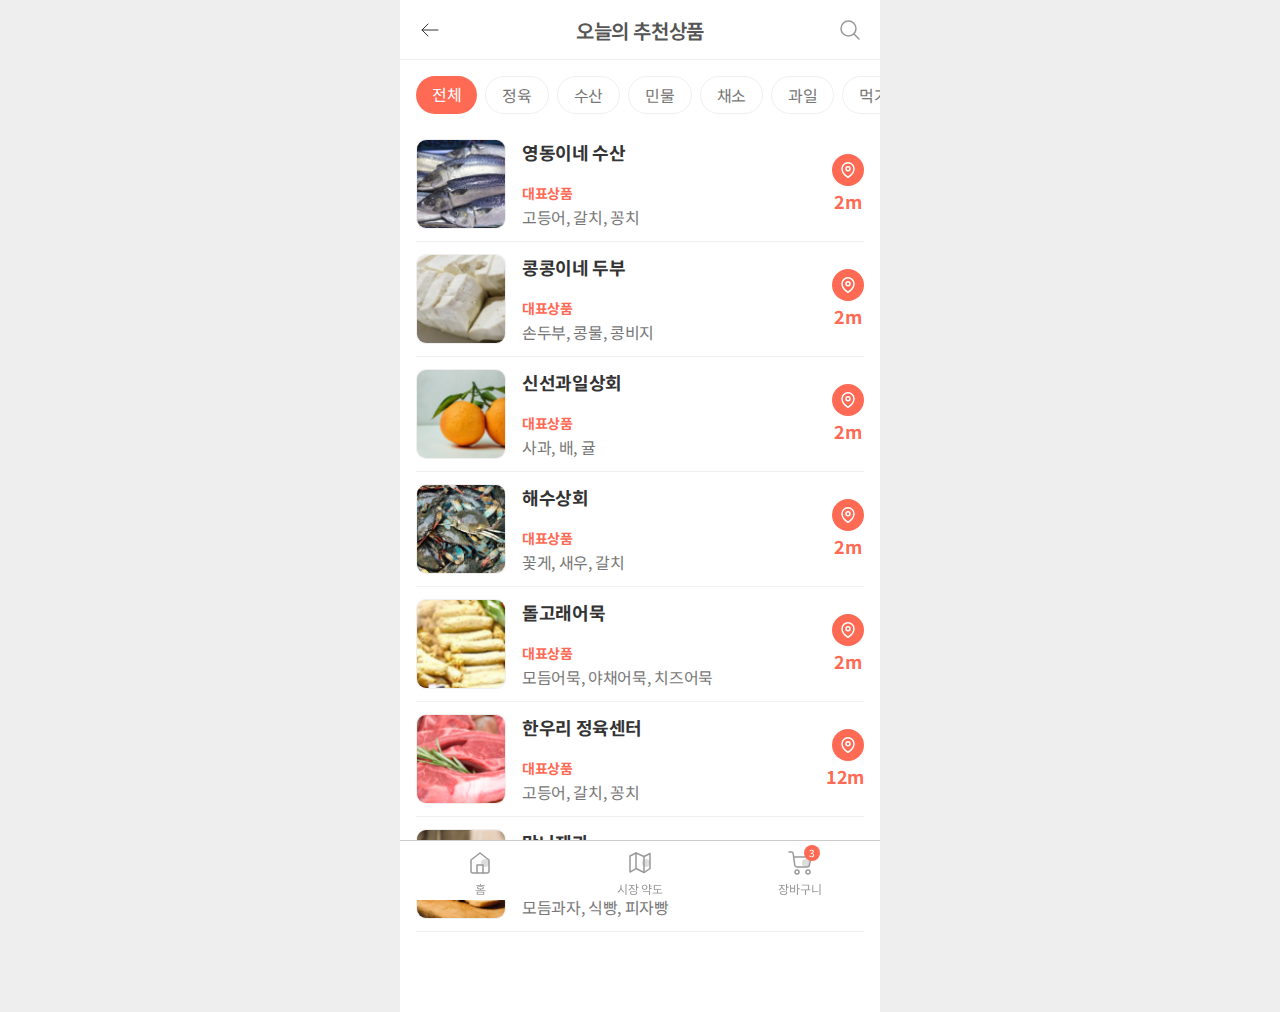
<file: recommend.html>
<!DOCTYPE html>
<html lang="en">
  <head>
    <meta charset="UTF-8" />
    <meta http-equiv="X-UA-Compatible" content="IE=edge" />
    <meta
      name="viewport"
      content="width=device-width, initial-scale=1.0, maximum-scale=1.0"
    />
    <title>추천상품</title>
    <link rel="stylesheet" href="css/common.css" />
    <link rel="stylesheet" href="css/layout.css" />
  </head>
  <body>
    <header>
      <div class="header_area">
        <nav id="gnb">
          <div class="gnb_container">
            <a class="go_back" href="index.html"></a>
            <div class="gnb_title tx"><h2>오늘의 추천상품</h2></div>
            <a class="search" href="#"></a>
          </div>
        </nav>
      </div>
    </header>
    <main>
      <div class="gnb_list_category">
        <div class="gnb_list_container">
          <ul class="swiper_wrapper">
            <li class="on"><a href="#">전체</a></li>
            <li><a href="#">정육</a></li>
            <li><a href="#">수산</a></li>
            <li><a href="#">민물</a></li>
            <li><a href="#">채소</a></li>
            <li><a href="#">과일</a></li>
            <li><a href="#">먹거리·반찬</a></li>
            <li><a href="#">식당</a></li>
            <li><a href="#">건어물</a></li>
            <li><a href="#">기타</a></li>
          </ul>
        </div>
      </div>
      <div class="recommend_item_list pb_60 pt_79">
        <div class="product_wrap">
          <div class="product_item">
            <a class="prod_img_wrap" href="sub_store_detail.html">
              <img src="img/product/dis_01.png" alt="세일중상품" />
            </a>
            <a class="prod_txt_wrap" href="sub_store_detail.html">
              <div class="prod_txt">
                <h3>영동이네 수산</h3>
                <p><em>대표상품</em></p>
                <!-- 대표상품 세가지 노출 -->
                <span>고등어, 갈치, 꽁치</span>
              </div></a
            >
            <button
              type="button"
              onclick="location.href='sub_map_location.html'"
              class="prod_location"
            >
              <img src="img/icon/icon_location.svg" alt="위치정보" />
              <span><em>2m</em></span>
            </button>
          </div>
        </div>
        <div class="product_wrap">
          <div class="product_item">
            <a class="prod_img_wrap" href="sub_store_detail.html">
              <img src="img/product/re_01.png" alt="세일중상품" />
            </a>
            <a class="prod_txt_wrap" href="sub_store_detail.html">
              <div class="prod_txt">
                <h3>콩콩이네 두부</h3>
                <p><em>대표상품</em></p>
                <!-- 대표상품 세가지 노출 -->
                <span>손두부, 콩물, 콩비지</span>
              </div></a
            >
            <button
              type="button"
              onclick="location.href='sub_map_location.html'"
              class="prod_location"
            >
              <img src="img/icon/icon_location.svg" alt="위치정보" />
              <span><em>2m</em></span>
            </button>
          </div>
        </div>
        <div class="product_wrap">
          <div class="product_item">
            <a class="prod_img_wrap" href="sub_store_detail.html">
              <img src="img/product/re_02.png" alt="세일중상품" />
            </a>
            <a class="prod_txt_wrap" href="sub_store_detail.html"
              ><div class="prod_txt">
                <h3>신선과일상회</h3>
                <p><em>대표상품</em></p>
                <!-- 대표상품 세가지 노출 -->
                <span>사과, 배, 귤</span>
              </div></a
            >
            <button
              type="button"
              onclick="location.href='sub_map_location.html'"
              class="prod_location"
            >
              <img src="img/icon/icon_location.svg" alt="위치정보" />
              <span><em>2m</em></span>
            </button>
          </div>
        </div>
        <div class="product_wrap">
          <div class="product_item">
            <a class="prod_img_wrap" href="sub_store_detail.html">
              <img src="img/product/re_03.png" alt="세일중상품" />
            </a>
            <a class="prod_txt_wrap" href="sub_store_detail.html">
              <div class="prod_txt">
                <h3>해수상회</h3>
                <p><em>대표상품</em></p>
                <!-- 대표상품 세가지 노출 -->
                <span>꽃게, 새우, 갈치</span>
              </div></a
            >
            <button
              type="button"
              onclick="location.href='sub_map_location.html'"
              class="prod_location"
            >
              <img src="img/icon/icon_location.svg" alt="위치정보" />
              <span><em>2m</em></span>
            </button>
          </div>
        </div>
        <div class="product_wrap">
          <div class="product_item">
            <a class="prod_img_wrap" href="sub_store_detail.html">
              <img src="img/product/re_04.png" alt="세일중상품" />
            </a>
            <a class="prod_txt_wrap" href="sub_store_detail.html">
              <div class="prod_txt">
                <h3>돌고래어묵</h3>
                <p><em>대표상품</em></p>
                <!-- 대표상품 세가지 노출 -->
                <span>모듬어묵, 야채어묵, 치즈어묵</span>
              </div></a
            >
            <button
              type="button"
              onclick="location.href='sub_map_location.html'"
              class="prod_location"
            >
              <img src="img/icon/icon_location.svg" alt="위치정보" />
              <span><em>2m</em></span>
            </button>
          </div>
        </div>
        <div class="product_wrap">
          <div class="product_item">
            <a class="prod_img_wrap" href="sub_store_detail.html">
              <img src="img/product/re_05.png" alt="세일중상품" />
            </a>
            <a class="prod_txt_wrap" href="sub_store_detail.html">
              <div class="prod_txt">
                <h3>한우리 정육센터</h3>
                <p><em>대표상품</em></p>
                <!-- 대표상품 세가지 노출 -->
                <span>고등어, 갈치, 꽁치</span>
              </div></a
            >
            <button
              type="button"
              onclick="location.href='sub_map_location.html'"
              class="prod_location"
            >
              <img src="img/icon/icon_location.svg" alt="위치정보" />
              <span><em>12m</em></span>
            </button>
          </div>
        </div>
        <div class="product_wrap">
          <div class="product_item">
            <a class="prod_img_wrap" href="sub_store_detail.html">
              <img src="img/product/re_06.png" alt="세일중상품" />
            </a>
            <a class="prod_txt_wrap" href="sub_store_detail.html">
              <div class="prod_txt">
                <h3>맛나제과</h3>
                <p><em>대표상품</em></p>
                <!-- 대표상품 세가지 노출 -->
                <span>모듬과자, 식빵, 피자빵</span>
              </div></a
            >
            <button
              type="button"
              onclick="location.href='sub_map_location.html'"
              class="prod_location"
            >
              <img src="img/icon/icon_location.svg" alt="위치정보" />
              <span><em>100m</em></span>
            </button>
          </div>
        </div>
      </div>
    </main>
    <aside id="dock">
      <div class="dock_container">
        <nav class="dock_menu">
          <a href="index.html">
            <i class="home"></i>
            <span class="dock_label">홈</span>
          </a>
          <a href="dock_map.html">
            <i class="map"></i>
            <span class="dock_label">시장 약도</span>
          </a>
          <a href="dock_cart.html">
            <i class="cart"></i>
            <i class="cart_count">3</i>
            <span class="dock_label">장바구니</span>
          </a>
        </nav>
      </div>
    </aside>
  </body>
</html>
</file>
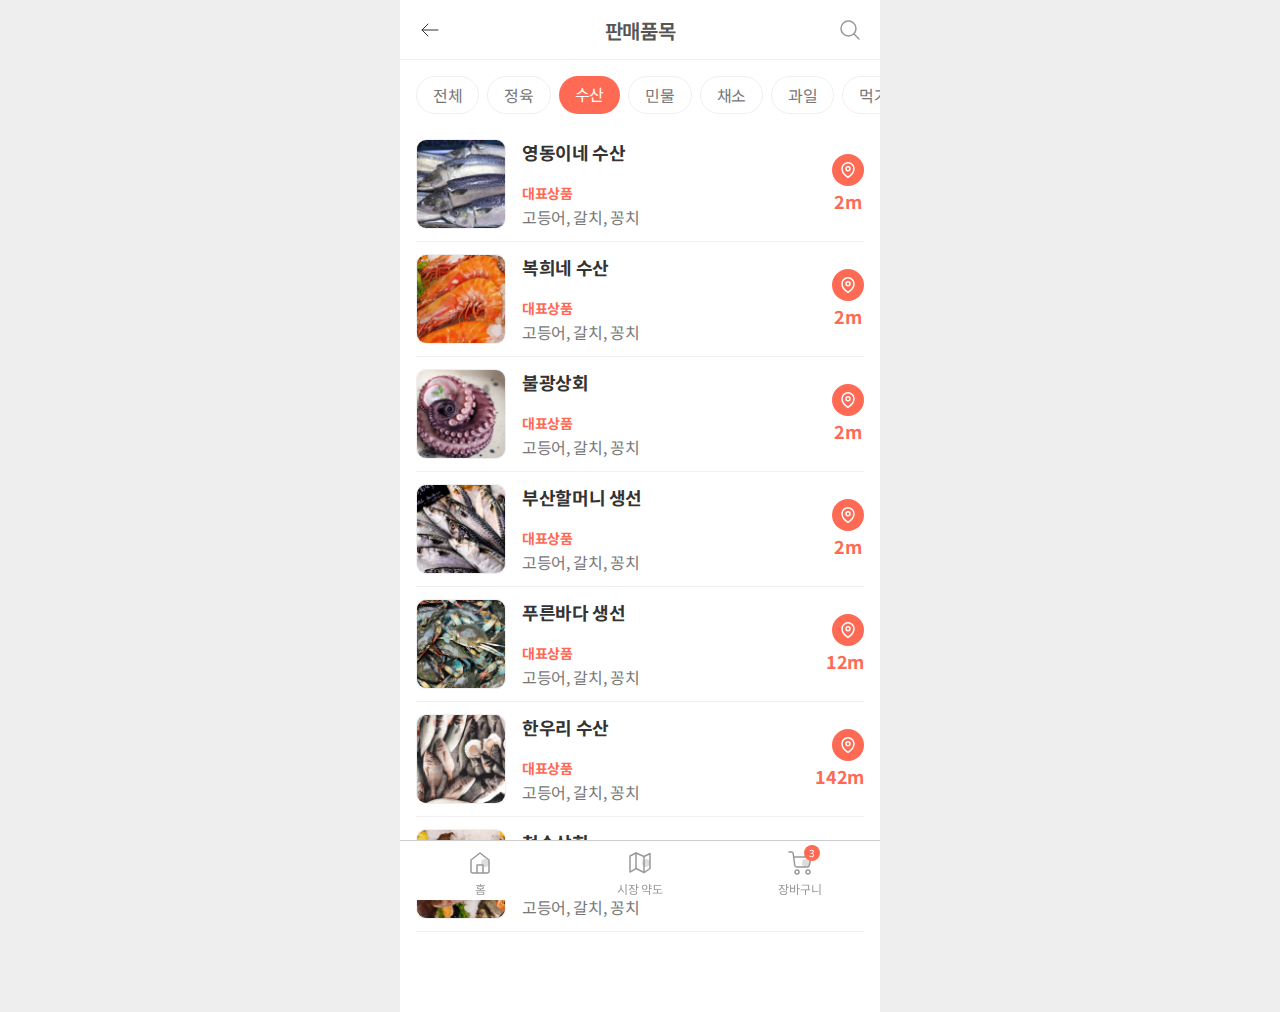
<file: sale_items.html>
<!DOCTYPE html>
<html lang="en">
  <head>
    <meta charset="UTF-8" />
    <meta http-equiv="X-UA-Compatible" content="IE=edge" />
    <meta
      name="viewport"
      content="width=device-width, initial-scale=1.0, maximum-scale=1.0"
    />
    <title>판매품목</title>
    <link rel="stylesheet" href="css/common.css" />
    <link rel="stylesheet" href="css/layout.css" />
  </head>
  <body>
    <header>
      <div class="header_area">
        <nav id="gnb">
          <div class="gnb_container">
            <a class="go_back" href="index.html"></a>
            <div class="gnb_title tx"><h2>판매품목</h2></div>
            <a class="search" href="#"></a>
          </div>
        </nav>
      </div>
    </header>
    <main>
      <div class="gnb_list_category">
        <div class="gnb_list_container">
          <ul class="swiper_wrapper">
            <li><a href="#">전체</a></li>
            <li><a href="#">정육</a></li>
            <li class="on"><a href="#">수산</a></li>
            <li><a href="#">민물</a></li>
            <li><a href="#">채소</a></li>
            <li><a href="#">과일</a></li>
            <li><a href="#">먹거리·반찬</a></li>
            <li><a href="#">식당</a></li>
            <li><a href="#">건어물</a></li>
            <li><a href="#">기타</a></li>
          </ul>
        </div>
      </div>
      <div class="sale_item_list pb_60 pt_79">
        <div class="product_wrap">
          <div class="product_item">
            <a class="prod_img_wrap" href="sub_store_detail.html">
              <img src="img/product/dis_01.png" alt="세일중상품" />
            </a>
            <a class="prod_txt_wrap" href="sub_store_detail.html">
              <div class="prod_txt">
                <h3>영동이네 수산</h3>
                <p><em>대표상품</em></p>
                <!-- 대표상품 세가지 노출 -->
                <span>고등어, 갈치, 꽁치</span>
              </div>
            </a>
            <button
              type="button"
              onclick="location.href='sub_map_location.html'"
              class="prod_location"
            >
              <img src="img/icon/icon_location.svg" alt="위치정보" />
              <span><em>2m</em></span>
            </button>
          </div>
        </div>
        <div class="product_wrap">
          <div class="product_item">
            <a class="prod_img_wrap" href="sub_store_detail.html">
              <img src="img/product/sa_01.png" alt="세일중상품" />
            </a>
            <a class="prod_txt_wrap" href="sub_store_detail.html">
              <div class="prod_txt">
                <h3>복희네 수산</h3>
                <p><em>대표상품</em></p>
                <!-- 대표상품 세가지 노출 -->
                <span>고등어, 갈치, 꽁치</span>
              </div>
            </a>
            <button
              type="button"
              onclick="location.href='sub_map_location.html'"
              class="prod_location"
            >
              <img src="img/icon/icon_location.svg" alt="위치정보" />
              <span><em>2m</em></span>
            </button>
          </div>
        </div>
        <div class="product_wrap">
          <div class="product_item">
            <a class="prod_img_wrap" href="sub_store_detail.html">
              <img src="img/product/sa_02.png" alt="세일중상품" />
            </a>
            <a class="prod_txt_wrap" href="sub_store_detail.html">
              <div class="prod_txt">
                <h3>불광상회</h3>
                <p><em>대표상품</em></p>
                <!-- 대표상품 세가지 노출 -->
                <span>고등어, 갈치, 꽁치</span>
              </div>
            </a>
            <button
              type="button"
              onclick="location.href='sub_map_location.html'"
              class="prod_location"
            >
              <img src="img/icon/icon_location.svg" alt="위치정보" />
              <span><em>2m</em></span>
            </button>
          </div>
        </div>
        <div class="product_wrap">
          <div class="product_item">
            <a class="prod_img_wrap" href="sub_store_detail.html">
              <img src="img/product/sa_03.png" alt="세일중상품" />
            </a>
            <a class="prod_txt_wrap" href="sub_store_detail.html">
              <div class="prod_txt">
                <h3>부산할머니 생선</h3>
                <p><em>대표상품</em></p>
                <!-- 대표상품 세가지 노출 -->
                <span>고등어, 갈치, 꽁치</span>
              </div>
            </a>
            <button
              type="button"
              onclick="location.href='sub_map_location.html'"
              class="prod_location"
            >
              <img src="img/icon/icon_location.svg" alt="위치정보" />
              <span><em>2m</em></span>
            </button>
          </div>
        </div>
        <div class="product_wrap">
          <div class="product_item">
            <a class="prod_img_wrap" href="sub_store_detail.html">
              <img src="img/product/sa_04.png" alt="세일중상품" />
            </a>
            <a class="prod_txt_wrap" href="sub_store_detail.html">
              <div class="prod_txt">
                <h3>푸른바다 생선</h3>
                <p><em>대표상품</em></p>
                <!-- 대표상품 세가지 노출 -->
                <span>고등어, 갈치, 꽁치</span>
              </div>
            </a>
            <button
              type="button"
              onclick="location.href='sub_map_location.html'"
              class="prod_location"
            >
              <img src="img/icon/icon_location.svg" alt="위치정보" />
              <span><em>12m</em></span>
            </button>
          </div>
        </div>
        <div class="product_wrap">
          <div class="product_item">
            <a class="prod_img_wrap" href="sub_store_detail.html">
              <img src="img/product/sa_05.png" alt="세일중상품" />
            </a>
            <a class="prod_txt_wrap" href="sub_store_detail.html">
              <div class="prod_txt">
                <h3>한우리 수산</h3>
                <p><em>대표상품</em></p>
                <!-- 대표상품 세가지 노출 -->
                <span>고등어, 갈치, 꽁치</span>
              </div>
            </a>
            <button
              type="button"
              onclick="location.href='sub_map_location.html'"
              class="prod_location"
            >
              <img src="img/icon/icon_location.svg" alt="위치정보" />
              <span><em>142m</em></span>
            </button>
          </div>
        </div>
        <div class="product_wrap">
          <div class="product_item">
            <a class="prod_img_wrap" href="sub_store_detail.html">
              <img src="img/product/sa_06.png" alt="세일중상품" />
            </a>
            <a class="prod_txt_wrap" href="sub_store_detail.html">
              <div class="prod_txt">
                <h3>청수상회</h3>
                <p><em>대표상품</em></p>
                <!-- 대표상품 세가지 노출 -->
                <span>고등어, 갈치, 꽁치</span>
              </div>
            </a>
            <button
              type="button"
              onclick="location.href='sub_map_location.html'"
              class="prod_location"
            >
              <img src="img/icon/icon_location.svg" alt="위치정보" />
              <span><em>255m</em></span>
            </button>
          </div>
        </div>
      </div>
    </main>
    <aside id="dock">
      <div class="dock_container">
        <nav class="dock_menu">
          <a href="index.html">
            <i class="home"></i>
            <span class="dock_label">홈</span>
          </a>
          <a href="dock_map.html">
            <i class="map"></i>
            <span class="dock_label">시장 약도</span>
          </a>
          <a href="dock_cart.html">
            <i class="cart"></i>
            <i class="cart_count">3</i>
            <span class="dock_label">장바구니</span>
          </a>
        </nav>
      </div>
    </aside>
  </body>
</html>
</file>
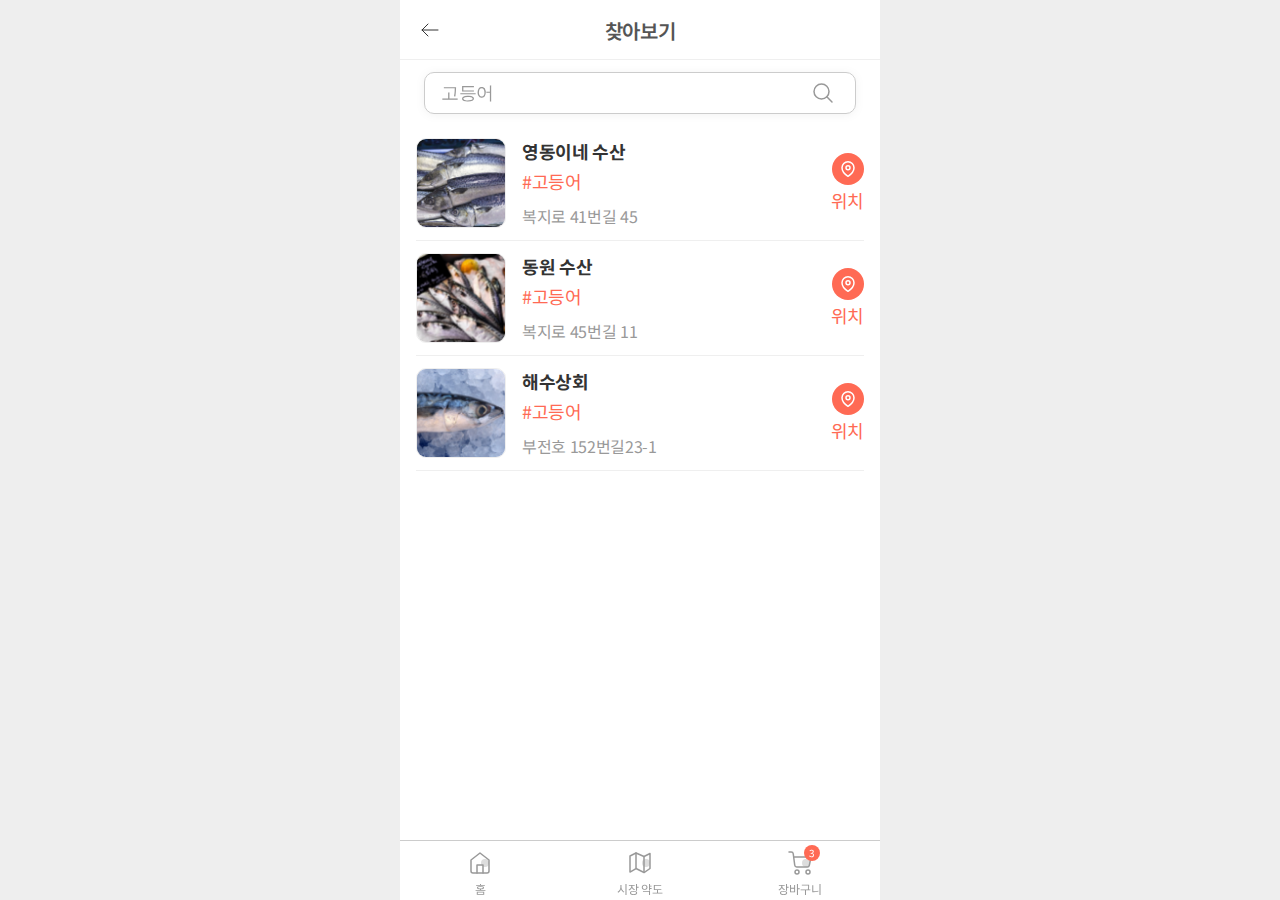
<file: search.html>
<!DOCTYPE html>
<html lang="en">
  <head>
    <meta charset="UTF-8" />
    <meta http-equiv="X-UA-Compatible" content="IE=edge" />
    <meta
      name="viewport"
      content="width=device-width, initial-scale=1.0, maximum-scale=1.0"
    />
    <title>찾아보기</title>
    <link rel="stylesheet" href="css/common.css" />
    <link rel="stylesheet" href="css/layout.css" />
  </head>
  <body>
    <header>
      <div class="header_area">
        <nav id="gnb">
          <div class="gnb_container">
            <a class="go_back" href="index.html"></a>
            <div class="gnb_title"><h2>찾아보기</h2></div>
          </div>
        </nav>
      </div>
    </header>
    <main>
      <section id="search_box">
        <div class="search_box sub_search_box">
          <a href="search.html">
            <form class="keyword_search sub_search">
              <input
                type="text"
                placeholder="고등어"
                required
                value
                style="font-size: 18px; border: none"
              />
            </form>
          </a>
        </div>
      </section>
      <div class="search_list pb_60">
        <div class="product_wrap">
          <div class="product_item">
            <a class="prod_img_wrap" href="sub_store_detail.html">
              <img src="img/product/search_01.png" alt="세일중상품"
            /></a>
            <a class="prod_txt_wrap" href="sub_store_detail.html">
              <div class="prod_txt">
                <h3>영동이네 수산</h3>
                <!-- 검색어 -->
                <p>#고등어</p>
                <!-- 주소 -->
                <span>복지로 41번길 45</span>
              </div>
            </a>
            <button
              type="button"
              onclick="location.href='sub_map_location.html'"
              class="prod_location"
            >
              <img src="img/icon/icon_location.svg" alt="위치정보" />
              <span><em>위치</em></span>
            </button>
          </div>
        </div>
        <div class="product_wrap">
          <div class="product_item">
            <a class="prod_img_wrap" href="sub_store_detail.html">
              <img src="img/product/search_02.png" alt="세일중상품"
            /></a>
            <a class="prod_txt_wrap" href="sub_store_detail.html">
              <div class="prod_txt">
                <h3>동원 수산</h3>
                <!-- 검색어 -->
                <p>#고등어</p>
                <!-- 주소 -->
                <span>복지로 45번길 11</span>
              </div>
            </a>
            <button
              type="button"
              onclick="location.href='sub_map_location.html'"
              class="prod_location"
            >
              <img src="img/icon/icon_location.svg" alt="위치정보" />
              <span><em>위치</em></span>
            </button>
          </div>
        </div>
        <div class="product_wrap">
          <div class="product_item">
            <a class="prod_img_wrap" href="sub_store_detail.html">
              <img src="img/product/search_03.png" alt="세일중상품"
            /></a>
            <a class="prod_txt_wrap" href="sub_store_detail.html">
              <div class="prod_txt">
                <h3>해수상회</h3>
                <!-- 검색어 -->
                <p>#고등어</p>
                <!-- 주소 -->
                <span>부전호 152번길23-1</span>
              </div>
            </a>
            <button
              type="button"
              onclick="location.href='sub_map_location.html'"
              class="prod_location"
            >
              <img src="img/icon/icon_location.svg" alt="위치정보" />
              <span><em>위치</em></span>
            </button>
          </div>
        </div>
      </div>
    </main>
    <aside id="dock">
      <div class="dock_container">
        <nav class="dock_menu">
          <a href="index.html">
            <i class="home"></i>
            <span class="dock_label">홈</span>
          </a>
          <a href="dock_map.html">
            <i class="map"></i>
            <span class="dock_label">시장 약도</span>
          </a>
          <a href="dock_cart.html">
            <i class="cart"></i>
            <i class="cart_count">3</i>
            <span class="dock_label">장바구니</span>
          </a>
        </nav>
      </div>
    </aside>
  </body>
</html>
</file>
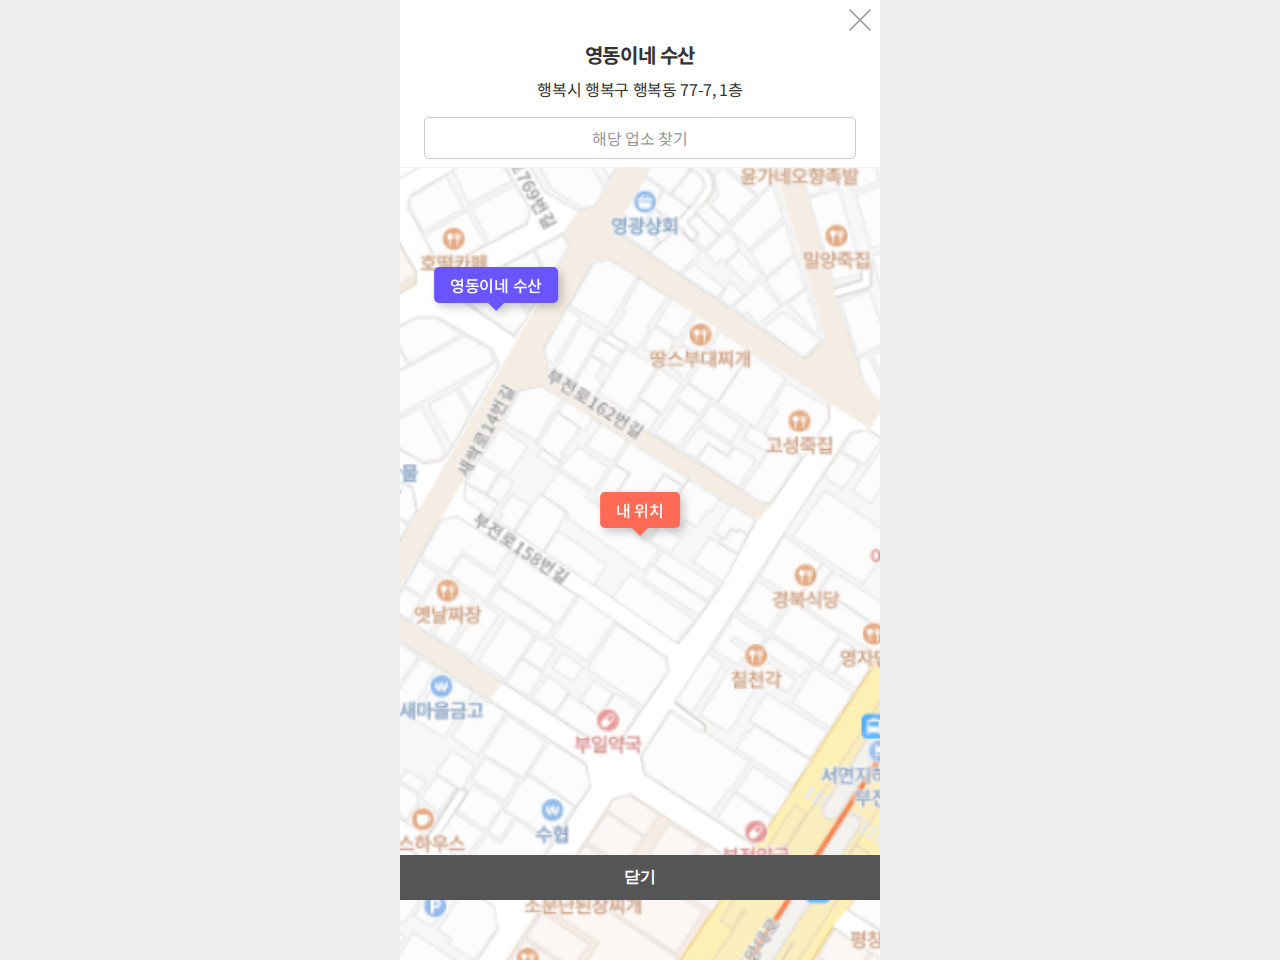
<file: sub_map_location.html>
<!DOCTYPE html>
<html lang="en">
  <head>
    <meta charset="UTF-8" />
    <meta http-equiv="X-UA-Compatible" content="IE=edge" />
    <meta
      name="viewport"
      content="width=device-width, initial-scale=1.0, maximum-scale=1.0"
    />
    <title>업소 위치 확인</title>
    <link rel="stylesheet" href="css/common.css" />
    <link rel="stylesheet" href="css/layout.css" />
  </head>
  <body>
    <header>
      <div class="header_area">
        <nav id="gnb">
          <div class="gnb_sub_container">
            <div class="gnb_title"></div>
            <button
              class="sub_store_info_close"
              type="button"
              onclick="history.back();"
            >
              <img src="img/icon/btn_x_light.svg" alt="닫기 버튼" />
            </button>
          </div>
        </nav>
      </div>
    </header>
    <main>
      <div class="map_location_wrap">
        <div class="map_location">
          <div class="map_store_wrap">
            <div class="map_store_title">
              <h2>영동이네 수산</h2>
              <p>행복시 행복구 행복동 77-7, 1층</p>
              <a href="#"><span>해당 업소 찾기</span></a>
            </div>
          </div>
          <div class="store_map">
            <div class="tag_wrap_store">
              <div class="name_tag"><span>영동이네 수산</span></div>
            </div>
            <div class="tag_wrap">
              <div class="name_tag"><span>내 위치</span></div>
            </div>
            <button type="button" onclick="history.back();">닫기</button>
          </div>
        </div>
      </div>
    </main>
  </body>
</html>
</file>
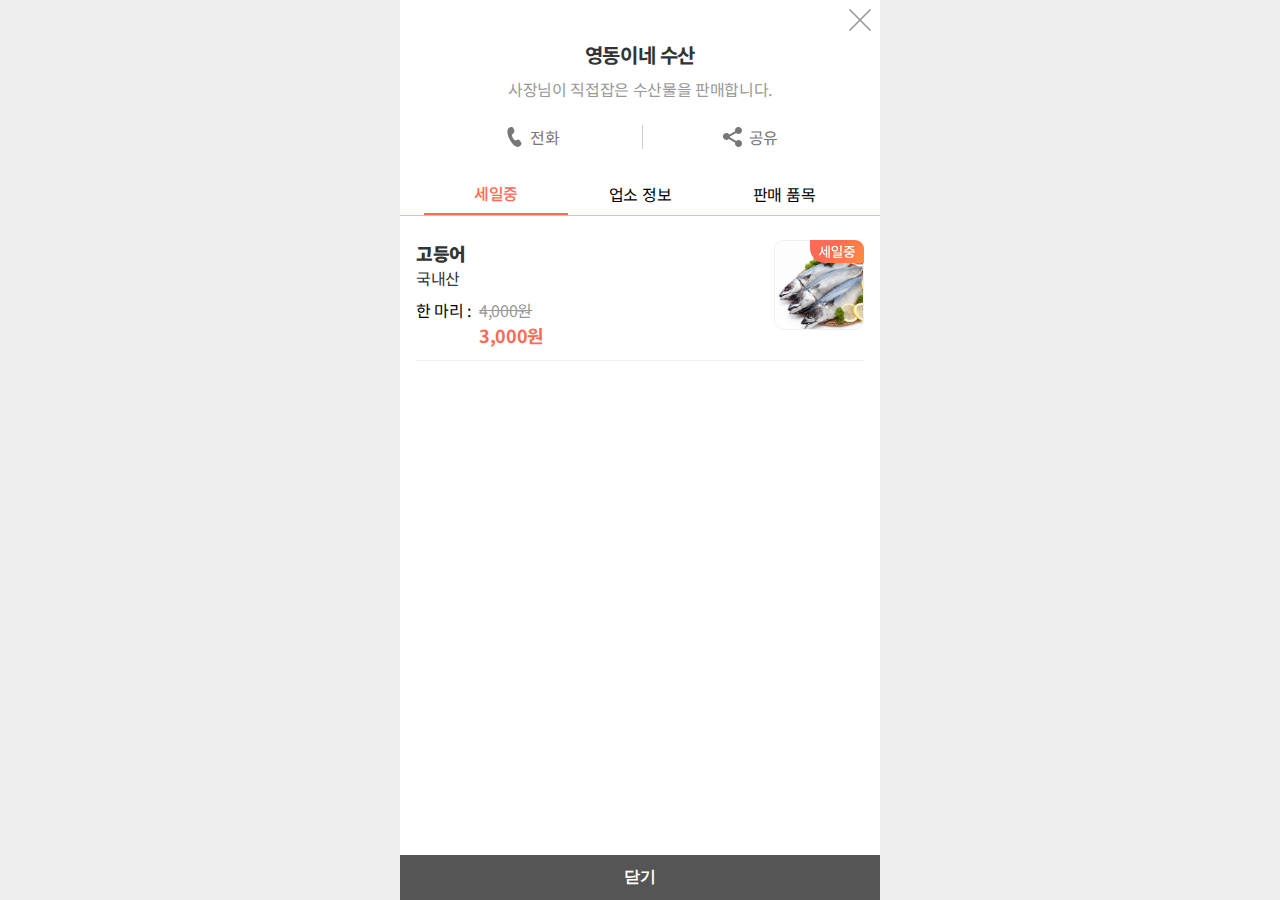
<file: sub_store_detail.html>
<!DOCTYPE html>
<html lang="en">
  <head>
    <meta charset="UTF-8" />
    <meta http-equiv="X-UA-Compatible" content="IE=edge" />
    <meta
      name="viewport"
      content="width=device-width, initial-scale=1.0, maximum-scale=1.0"
    />
    <title>가게 상세</title>
    <script src="https://code.jquery.com/jquery-3.5.1.js"></script>
    <script src="js/common.js"></script>
    <link rel="stylesheet" href="css/common.css" />
    <link rel="stylesheet" href="css/layout.css" />
  </head>
  <body>
    <header>
      <div class="header_area">
        <nav id="gnb">
          <div class="gnb_sub_container">
            <div class="gnb_title"></div>
            <button
              class="sub_store_info_close"
              type="button"
              onclick="history.back();"
            >
              <img src="img/icon/btn_x_light.svg" alt="닫기 버튼" />
            </button>
          </div>
        </nav>
      </div>
    </header>
    <main>
      <section>
        <div class="store_detail_wrap">
          <div class="store_detail">
            <div class="store_detail_title">
              <h2>영동이네 수산</h2>
              <p>사장님이 직접잡은 수산물을 판매합니다.</p>
            </div>
            <div class="store_contact">
              <ul>
                <li>
                  <a href="#"><i class="store_call"></i><span>전화</span></a>
                </li>
                <span class="store_line"></span>
                <li>
                  <a href="#"><i class="store_share"></i><span>공유</span></a>
                </li>
              </ul>
            </div>
            <div class="close_btn">
              <button type="button" onclick="history.back();">닫기</button>
            </div>
          </div>
        </div>
      </section>
      <section>
        <div class="tab_wrap store_tab_wrap">
          <div class="tab_bar">
            <ul class="tab">
              <li class="on" data-tab="menu_01">
                <a class="on" href="#">세일중</a>
              </li>
              <li data-tab="menu_02"><a href="#">업소 정보</a></li>
              <li data-tab="menu_03"><a href="#">판매 품목 </a></li>
            </ul>
          </div>
        </div>
        <div id="menu_01" class="tabcont on pb_45 pt_180">
          <div class="product_list_wrap">
            <div class="product_list">
              <div class="product_item_wrap">
                <div class="product_item">
                  <div class="product_price">
                    <div class="txt_wrap">
                      <h3><b>고등어</b></h3>
                      <p class="origin">국내산</p>
                    </div>
                    <div class="price_wrap">
                      <span class="unit">한 마리 : </span>
                      <div class="price">
                        <span class="retail_price price_line">4,000원</span>
                        <span class="selling_price"><em>3,000원</em></span>
                      </div>
                    </div>
                  </div>
                  <div class="product_img">
                    <img
                      class="prod_img"
                      src="img/product/main_prod_01.png"
                      alt="판매상품 이미지"
                    />
                    <img
                      class="discount_icon"
                      src="img/icon/icon_sub_label_discount.svg"
                      alt="세일중 아이콘"
                    />
                  </div>
                </div>
              </div>
            </div>
          </div>
        </div>
        <div id="menu_02" class="tabcont pb_45 pt_180">
          <div class="store_info_wrap">
            <div class="store_info">
              <div class="store_info_map">
                <img src="img/map_market.png" alt="업소 지도" />
                <div class="tag_wrap">
                  <div class="name_tag"><span>영동이네 수산</span></div>
                </div>
              </div>
              <div class="store_info_txt">
                <div>
                  <p>운영시간</p>
                  <span>8시~ 18시</span>
                </div>
                <div>
                  <p>휴무일</p>
                  <span>없음</span>
                </div>
                <div>
                  <p>전화번호</p>
                  <span>051-333-3333</span>
                </div>
                <div>
                  <p>주소</p>
                  <span>행복시 행복구 행복동 77-7, 1층</span>
                </div>
              </div>
            </div>
          </div>
        </div>
        <div id="menu_03" class="tabcont pb_45 pt_180">
          <div class="product_list_wrap">
            <div class="product_list">
              <div class="product_item_wrap">
                <div class="product_item">
                  <div class="product_price">
                    <div class="txt_wrap">
                      <h3><b>고등어</b></h3>
                      <p class="origin">국내산</p>
                    </div>
                    <div class="price_wrap">
                      <span class="unit">한 마리 : </span>
                      <div class="price">
                        <span class="retail_price price_line">4,000원</span>
                        <span class="selling_price"><em>3,000원</em></span>
                      </div>
                    </div>
                  </div>
                  <div class="product_img">
                    <img
                      class="prod_img"
                      src="img/product/main_prod_01.png"
                      alt="판매상품 이미지"
                    />
                    <img
                      class="discount_icon"
                      src="img/icon/icon_sub_label_discount.svg"
                      alt="세일중 아이콘"
                    />
                  </div>
                </div>
              </div>
              <div class="product_item_wrap">
                <div class="product_item">
                  <div class="product_price">
                    <div class="txt_wrap">
                      <h3><b>갈치</b></h3>
                      <p class="origin">국내산</p>
                    </div>
                    <div class="price_wrap">
                      <span class="unit">한 마리 : </span>
                      <div class="price">
                        <span class="selling_price">3,000원</span>
                      </div>
                    </div>
                  </div>
                  <div class="product_img">
                    <img
                      class="prod_img"
                      src="img/product/main_prod_02.png"
                      alt="판매상품 이미지"
                    />
                  </div>
                </div>
              </div>
              <div class="product_item_wrap">
                <div class="product_item">
                  <div class="product_price">
                    <div class="txt_wrap">
                      <h3><b>꽁치</b></h3>
                      <p class="origin">국내산</p>
                    </div>
                    <div class="price_wrap">
                      <span class="unit">한 마리 : </span>
                      <div class="price">
                        <span class="selling_price">3,000원</span>
                      </div>
                    </div>
                  </div>
                  <div class="product_img">
                    <img
                      class="prod_img"
                      src="img/product/main_prod_03.png"
                      alt="판매상품 이미지"
                    />
                  </div>
                </div>
              </div>
              <div class="product_item_wrap">
                <div class="product_item">
                  <div class="product_price">
                    <div class="txt_wrap">
                      <h3><b>도미</b></h3>
                      <p class="origin">국내산</p>
                    </div>
                    <div class="price_wrap">
                      <span class="unit">한 마리 : </span>
                      <div class="price">
                        <span class="selling_price">8,000원</span>
                      </div>
                    </div>
                  </div>
                  <div class="product_img">
                    <img
                      class="prod_img"
                      src="img/product/main_prod_04.png"
                      alt="판매상품 이미지"
                    />
                  </div>
                </div>
              </div>
              <div class="product_item_wrap">
                <div class="product_item">
                  <div class="product_price">
                    <div class="txt_wrap">
                      <h3><b>민어</b></h3>
                      <p class="origin">국내산</p>
                    </div>
                    <div class="price_wrap">
                      <span class="unit">한 마리 : </span>
                      <div class="price">
                        <span class="selling_price">8,000원</span>
                      </div>
                    </div>
                  </div>
                  <div class="product_img">
                    <img
                      class="prod_img"
                      src="img/product/img_none.svg"
                      alt="판매상품 이미지"
                    />
                  </div>
                </div>
              </div>
              <div class="product_item_wrap">
                <div class="product_item">
                  <div class="product_price">
                    <div class="txt_wrap">
                      <h3><b>조기</b></h3>
                      <p class="origin">국내산</p>
                    </div>
                    <div class="price_wrap">
                      <span class="unit">한 마리 : </span>
                      <div class="price">
                        <span class="selling_price">3,000원</span>
                      </div>
                    </div>
                  </div>
                  <div class="product_img">
                    <img
                      class="prod_img"
                      src="img/product/img_none.svg"
                      alt="판매상품 이미지"
                    />
                  </div>
                </div>
              </div>
              <div class="product_item_wrap">
                <div class="product_item">
                  <div class="product_price">
                    <div class="txt_wrap">
                      <h3><b>삼치</b></h3>
                      <p class="origin">국내산</p>
                    </div>
                    <div class="price_wrap">
                      <span class="unit">한 마리 : </span>
                      <div class="price">
                        <span class="selling_price">7,000원</span>
                      </div>
                    </div>
                  </div>
                  <div class="product_img">
                    <img
                      class="prod_img"
                      src="img/product/img_none.svg"
                      alt="판매상품 이미지"
                    />
                  </div>
                </div>
              </div>
            </div>
          </div>
        </div>
      </section>
    </main>
  </body>
</html>
</file>
<file: css/common.css>
/* 
---------------------------------------------
header
--------------------------------------------- 
*/
.header_area {
    position: fixed ;
    top: 0;
    left: 0;
    right: 0;
    z-index: 100;
    max-width: 480px;
    margin: 0 auto;
    background-color: var(--back1);
}
.main_gnb {
    position: relative;
    background-image: url(../img/main_gmp_bg.svg);
}

.logo h1 {
    font-size: 27px;
    font-weight: normal;
    text-align: center;
    line-height: 60px;
    float: none;
    color: var(--back1);
    font-family: 'MaruBuri-Regular';
}



/* gnb */
.go_back {
    width: 40px;
    height: 40px;
    background-image: url(../img/icon/icon_go_back.svg);
    background-repeat: no-repeat;
    background-position: center;
}
.gnb_container {
    position: relative;
    display: flex;
    justify-content: space-between; 
    align-items: center;
    min-height: 60px;
    /* margin: 0 10px; */
    padding: 0 10px;
    border-bottom: 1px solid var(--line1);
}
.gnb_container h2 {
    color: var(--dark5);
    font-weight: 600;
    white-space: nowrap;
    position: absolute;
    top: 50%;
    left: 50%;
    transform: translate(-50%,-50%);
}
.gnb_list_container {
    position: fixed;
    /* padding: 16px 0 16px 24px; */
    padding: 16px 0 16px 16px;
    background-color: var(--back1);
    width: 480px;
}
.gnb_list_container ul {
    display: flex;
    white-space: nowrap;
    overflow: hidden;
}
.gnb_list_container ul li{
    display: inline-block;
    margin-right: 8px;
    background-color: var(--back1);
    border-radius: 20px;
    border: 1px solid var(--line1);
}
.gnb_list_container ul li.on {
    background-color: var(--accent);
    border: none;
}
.gnb_list_container ul li.on a {
    color: var(--back1);
}
.gnb_list_container ul li a {
    display: block;
    padding: 6px 16px;
    color: var(--dark7);
    font-size: 16px;
}


/* 
---------------------------------------------
MAIN) share/공유하기 버튼
--------------------------------------------- 
*/
.share {
    width: 40px;
    height: 40px;
    position: absolute;
    top: 10px;
    right: 10px;
    z-index: 1;
    background-image: url(../img/icon/icon_share.svg);
    background-repeat: no-repeat;
    background-position: center;
    background-color: transparent;
}

.dimm {
    position: fixed;
    top: 0;
    left: 0;
    width: 100%;
    height: 100vh;
    background: rgba(0, 0, 0, 0.6);
    display: none;
    z-index: 1000;
    }
.modal {
    position: absolute;
    width: 312px;
    background: var(--back1);
    top: 50%;
    left: 50%;
    transform: translate(-50%, -50%);
    padding: 12px;
    display: none;
    z-index: 1001;
    border-radius: 10px;
    }

.close img {
    position: absolute;
    top: 0;
    right: 0;
    width: 40px;
    height: 40px;
    background-color: transparent;
}
.modal_head {
    position: relative;
    height: 40px;
}
.modal_head h2 {
    position: absolute;
    top: 50%;
    left: 50%;
    transform:translate(-50%,-50%);
    text-align: center;
    margin: 0 auto;
}
.share_icon {
    width: 137px;
    padding: 32px 0 24px;
    margin: 0 auto;
    display: flex;
    justify-content: space-between;
}
.share_icon img {
    margin: 0 auto;
}
.share_icon p {
    margin-top: 8px;
    font-size: 14px;
    color: var(--dark5);
}


/* 
---------------------------------------------
MAIN)product 메인상단 상품나열
--------------------------------------------- 
*/

.main_product img {
    /* position: relative; */
    border: 1px solid var(--line1);
    max-width: 100%;
    max-height: 100%;
}
.main_product ul {
    display: flex;
}
.main_product ul li .img_box1 .img_bg {
    position: absolute;
    /* content: ""; */
    top: 50%;
    bottom: 0;
    left: 0;
    right: 0;
    background: linear-gradient(180deg, rgba(0, 0, 0, 0) 0.43%, #000000 118.33%);
    z-index: 10000;
}

.title_line {
    position: absolute;
    width: 300px;
}
.main_img_list {
    position: relative;
}
.main_img_name {
    font-size: 20px;
    font-weight: normal;
    color: var(--primary);
    position: absolute;
    left: 50%;
    bottom: 4px;
    transform: translateX(-50%);
    white-space: nowrap;
    padding: 0 8px;
}
.main_img_bg {
    position: absolute;
    left: 0;
    bottom: 0;
    width: 100%;
    height: 40px;
    background: linear-gradient(180deg, rgba(0, 0, 0, 0) 0.43%, #000000 118.33%);
}
.main_img_txt {
    width: 100%;
    padding: 0 8px;
    position: absolute;
    top: 50%;
    left: 50%;
    transform: translate(-50%,-50%);
    font-size: 20px;
    color: var(--dark5);
    text-align: center;
    line-height: 120%;
    /* white-space: nowrap; */
}
.main_discount_icon {
    position: absolute;
    top: 0;
    left: 0;
    display: block;
    z-index: 1;
    border: none !important;
}
.main_img {
    position: relative;
}
.main_discount_icon {
    /* display: block; */
    position: absolute;
    margin: 0;
    top: 0;
    left: 0;
}


/* 
---------------------------------------------
MAIN & SUB title 해당시장 이름
--------------------------------------------- 
*/
.title {
    display: inline-block;
    padding-right: 24px;
    white-space: nowrap;
}
.main_title {
    display: flex ;
    align-items: center;
    padding: 24px 16px;
}
.t_line {
    width: 100%;
    border-top: 1px solid var(--accent);
}
.tm_title {
    padding-top: 16px;
}
.tm_title ul {
    display: flex;
    justify-content: space-between;
    align-items: center;
    padding: 8px 24px;
}
.tm_title li {
    text-align: center;
    width: 100%;
}
.line_01,
.line_02 {
    border-top: 1px solid var(--line2);
}
.title_txt { 
    font-size: 18px;
    padding: 0 16px;
    white-space: nowrap;
    color: var(--dark5);
}


/* 
---------------------------------------------
MAIN)search-box 메인검색
--------------------------------------------- 
*/
.search {
    width: 40px;
    height: 40px;
    background-image: url(../img/icon/icon_search.svg);
    background-repeat: no-repeat;
    background-position: center;
}
input { 
    margin: 0;
    padding-right: 20px;
}
input:focus {
    outline: none;
}
.keyword_search {
    padding: 8px 16px 6px;
}
.keyword_search input {
    padding: 0 16px;
    display: block;
    width: 100%;
    height: 40px;
    box-sizing: border-box;
    border-radius: 10px;
    background: url(../img/icon/icon_search.svg) 50% no-repeat;
    filter: drop-shadow(0px 1px 4px rgba(0, 0, 0, 0.05));
    background-position: right;
    background-position: 95%;
    background-color: var(--back1);
}


/* 
---------------------------------------------
MAIN)main-link 메인 카테고리
--------------------------------------------- 
*/
.main_category_link {
    margin: 6px 16px;
    padding: 20px 8px;
    border-radius: 15px;
    background-color: var(--primary);
    filter: drop-shadow(0px 1px 4px rgba(0, 0, 0, 0.05));   
}
.link_wrap01 {
    padding-bottom: 32px;
}
.main_category_link ul {
    display: flex;
}
.main_category_link ul li {
    width: 20%;
    text-align: center;
}
.main_category_link p {
    font-size: 16px;
    color: var(--dark5);
}
.category_img {
    margin: 0 auto;
    padding-bottom: 10px;
    width: 40px;
}
.txt_ml {
    white-space: nowrap;
    letter-spacing: -0.2em;
}


/* 
---------------------------------------------
MAIN) banner 메인배너
--------------------------------------------- 
*/
.bn_01,
.bn_02 {
    padding: 6px 16px;
}
.bn_01 img,
.bn_02 img {
    max-width: 100%;
    height: auto;
    border-radius: 10px;
    filter: drop-shadow(0px 1px 4px rgba(0, 0, 0, 0.05));
    border: 1px solid var(--line2);    
}
.bn_02 {
    padding-bottom: 72px;
}


/* 
---------------------------------------------
ASIDE) dock 하단독바
--------------------------------------------- 
*/
#dock {
    position: fixed ;
    left: 0;
    right: 0;
    bottom: 0;
    z-index: 100;
}
.dock_container {
    max-width: 480px;
    position: relative;
    /* padding: 0 24px; */
    margin: 0 auto;
    height: 60px;
    background-color: var(--back1);
    border-top: 1px solid var(--line2);
}
.dock_menu {
    display: flex;
    height: 60px;
    box-sizing: border-box;
    position: relative;
}
.dock_menu a {
    position: relative;
    display: block;
    flex: 1;
    text-align: center;
}
.dock_menu a i {
    display: block;
    position: relative;
    width: 100%;
    overflow: hidden;
    height: 24px;
    background: 50% 50% no-repeat;
    margin-top: 10px;
    background-color: var(--back1);
}

.dock_menu a.active i.home {
    background-image: url(../img/icon/icon_dock_home_active.svg);
}
.dock_menu a.active i.map {
    background-image: url(../img/icon/icon_dock_map_active.svg);
}
.dock_menu a.active i.cart {
    background-image: url(../img/icon/icon_dock_cart_active.svg);
}
.dock_menu a i.home {
    background-image: url(../img/icon/icon_dock_home.svg);
} 
.dock_menu a i.map {
    background-image: url(../img/icon/icon_dock_map.svg);
} 
.dock_menu a i.cart {
    background-image: url(../img/icon/icon_dock_cart.svg);
}
/* 앱다운로드 아이콘 */
.dock_menu a i.app {
    background-image: url(../img/icon/icon_dock_app.svg);
} 

.dock_label {
    font-size: 12px;
    line-height: 100%;
    color: var(--dark9);
}

.dock_menu .cart_count {
    position: absolute;
    top: -6px;
    left: 50%;
    transform: translateX(50%);
    width: 16px;
    height: 16px;
    border-radius: 10px;
    background-color: var(--accent);
    color: var(--primary);
    font-size: 10px;
    text-align: center;
    margin-left: -4px;
    font-style: normal;
}

/* 
---------------------------------------------
SUB) products/상품
--------------------------------------------- 
*/
.product_item_wrap {
    padding-bottom: 12px;   
}
.product_item {
    display: flex;
    justify-content: space-between;
    align-items: center;
    /* margin: 0 24px; */
    margin: 0 16px;
    padding-bottom: 12px;
    border-bottom: 1px solid var(--line1);
}
.product_price {
    width: 75%;
}
.product_img {
    position: relative;
    width: 90px;
    height: 90px;
}
.prod_img {
    border-radius: 10px;
    position: relative;
    width: 90px;
    border: 1px solid var(--line1); 
}
.discount_icon {
    display: block;
    width: 54px !important;
    border: none !important;
    position: absolute;
    top: 0;
    right: 0;
    z-index: 1;
    border-radius: 0 !important;
}
.quick_cart {
    position: absolute;
    right: 4px;
    bottom: 4px;
    z-index: 1;
    border: none !important;
}
.product_img_none {
    position: relative;
    width: 90px;
    height: 90px;
}
.product_img-none .quick_cart {
    position: absolute;
    top: 50%;
    right: 0;
    transform: translateY(-50%);

}
.unit, .retail_price {
    display: inline-block;
}
.retail_price {
    position: relative;
    color: var(--dark9);
}
.selling_price {
    display: block;
    font-size: 18px;
}
.price_wrap {
    display: flex;
    justify-content: flex-start;
    margin-top: 8px;
}
.price {
    padding-left: 8px;
}


/* 
---------------------------------------------
SUB) search/상품검색
--------------------------------------------- 
*/
.search_list em {
    font-weight: normal;
}
.sub_search_box {
    background-color: var(--back1);
    padding: 12px 0 24px !important;
}
.sub_search_box .keyword_search input {
    padding: 0 16px;
    display: block;
    width: 100%;
    height: 42px;
    box-sizing: border-box;
    border-radius: 10px;
    background: url(../img/icon/icon_search.svg) 50% no-repeat;
    filter: drop-shadow(0px 1px 4px rgba(0, 0, 0, 0.05));
    background-position: right;
    background-position: 95%;
    background-color: var(--back1);
}
.sub_search {
    padding: 0 24px;
}
.sub_search input {
    filter: none;
    border: 1px solid var(--line2) !important;
}
.prod_txt h3 {
    padding-bottom: 4px;
}
.prod_txt p {
    font-size: 18px;
    padding-bottom: 16px;
}


/* 
---------------------------------------------
SUB) discount/세일중
--------------------------------------------- 
*/
.product_wrap {
    padding-bottom: 12px;
}
.product_item img {
    border: 1px solid var(--line1);
    border-radius: 10px;
    width: 90px;
}
.product_item button img {
    width: 32px;
}
.prod_txt_wrap {
    padding: 0 16px;
    width: 100%;
}
.prod_txt p {
    color: var(--accent);
    padding-bottom: 10px;
}
.prod_txt span {
    display: block;
    color: var(--dark9);
}
.prod_location {
    text-align: center;
    font-size: 18px;
    white-space: nowrap;
    margin: auto;
}
.prod_location img {
    padding-bottom: 2px;
    border: none;
    margin-right: 0;
}


/* 
---------------------------------------------
SUB) sale_items/판매품목
--------------------------------------------- 
*/
.sale_item_list .prod_txt h3 {
    padding-bottom: 18px;
}
.sale_item_list .prod_txt p {
    font-size: 14px;
    padding-bottom: 2px;
}
.sale_item_list .prod_txt span {
    color: var(--dark7);
}

/* 
---------------------------------------------
SUB) recommend/오늘의 추천상품
--------------------------------------------- 
*/
.recommend_item_list .prod_txt h3 {
    padding-bottom: 18px;
}
.recommend_item_list .prod_txt p {
    font-size: 14px;
    /* margin-top: 18px; */
    padding-bottom: 2px;
}
.recommend_item_list .prod_txt span {
    color: var(--dark7);
}

/* 
---------------------------------------------
SUB) manual/이렇게 사용해 보세요
--------------------------------------------- 
*/
.manual {
    padding: 24px;
}
.manual a {
    max-width: 100%;
    display: block;
}
.manual_img {
    display: block;
    max-width: 100%;
    border-radius: 20px;
}
.manual p {
    margin-top: 24px;
    text-align: center;
    color: var(--dark5);
}


/* 
---------------------------------------------
SUB) dock-map/하단 독바-맵
--------------------------------------------- 
*/
.market_map {
    margin: 24px;
}

ul.tab li.on {
    color: var(--accent);
    font-weight: 500;
    border-bottom: 2px solid var(--accent);
}
.tabcont.on {
    display: block;
}
.tabcont {
    display: none;
    /* color:black; */
}
.tab_wrap {
    position: fixed;
    top: 60px;
    left: 0;
    right: 0;
    z-index: 100;
}
.tab_bar {
    position: relative;
    max-width: 480px;
    background-color: var(--back1);
    margin: 0 auto;
    padding: 8px 0;

}
.tab {
    position: relative;
    display: flex;
    align-items: center;
    background-color: var(--back1);
    margin: 0 24px;
    border-bottom: 1px solid var(--line1);

}
.tab li {
    width: 33.4%;
    text-align: center;
    padding: 8px 0;
}
.tab li a {
    width: 100%;
    color: var(--dark);
}

/* 시장지도 */
.map_img {
    position: relative;
    /* padding: 0 24px; */
}
.map_img img {
    border-radius: 15px;
    border: 1px solid var(--line1);
    max-width: 100%;
    text-align: center;

}
.map_info {
    padding: 16px 0 8px;
}
.map_info h3 {
    padding-bottom: 4px;
}
.map_info p{
    color: var(--dark7);
}
.map_txt {
    display: inline-block;
    padding: 8px 0;
    display: flex;
    justify-content: space-between;
    align-items: center;
}
.map_txt h3 {
    padding-bottom: 8px;
}
.map_txt span {
    padding: 8px 16px;
    border-radius: 20px;
    background-color: var(--back2);
    color: var(--dark7);
    font-weight: 500;
}
.tag_wrap {
    position: absolute;
    top: 50%;
    left: 50%;
    transform: translate(-50%,-50%);
    filter: drop-shadow(4px 4px 4px rgba(0, 0, 0, 0.2));
}
.name_tag {
	position: relative;
	background: var(--accent);
	border-radius: .3em;
    padding: 6px 16px;
}
.name_tag span {
    font-size: 16px;
    font-weight: 500;
    color: var(--primary);
}
.name_tag:after {
	content: '';
	position: absolute;
	bottom: 0;
	left: 50%;
	width: 0;
	height: 0;
	border: 8px solid transparent;
	border-top-color: var(--accent);
	border-bottom: 0;
	margin-left: -8px;
	margin-bottom: -8px;
}
.map_zoom {
    position: absolute;
    left: 0;
    bottom: 0;
    font-size: 16px;
    padding: 8px 16px;
    color: var(--dark5);
    background-color: var(--primary);
    border-radius: 8px;
    border: 1px solid var(--line2);
}


/* 
---------------------------------------------
SUB) dock-cart/하단 독바-장바구니
--------------------------------------------- 
*/

/* 페이지 내 product_item 폰트사이즈는 모두 18px입니다. */
.item_img {
    position: relative;
}
.item_img .discount_icon {
    position: absolute;
    top: 1px;
    right: 1px;
}
.item_img .img_count {
    position: absolute;
    bottom: 0;
    left: 0;
    padding: 4px 12px 4px 10px;
    color: var(--primary);
    background: linear-gradient(103.95deg, #ED5943 23.75%, #FF8F3E 115.63%);
    border-radius: 0px 15px 0px 8px;
}

.top_sort {
    display: flex;
    justify-content: space-between;
    /* padding: 24px; */
    padding: 24px 16px;
}
.cart_list .prod_txt {
    width: 100%;
    padding: 0 16px;
    font-size: 18px;
}
.top_sort span{
    color: var(--dark5);
}
.item_img img {
    width: 90px;
}
.cart_list {
    padding-bottom: 148px;
}
.cart_list .product-item {
    align-items: flex-start;
}
.cart_list .prod_txt p {
    color: var(--dark7);
}
.cart_list .prod_txt span {
    color: var(--dark7);
    font-weight: 500;
}
.delete {
    width: 32px;
    border: none !important;
}
/* .product_total_wrap {
    position: fixed;
    left: 0;
    right: 0;
    bottom: 0;
    z-index: 100;
} */
.product_total{
    position: relative;
    max-width: 480px;
    margin: 0 auto 60px;
    padding: 16px;
    display: flex;
    justify-content: space-between;
    align-items: center;
    background-color: var(--back2);
}
.product_total span {
    color: var(--dark5);
}
.product_total em {
    font-size: 18px;
}
.total_count {
    display: flex;
    flex-direction: column;
}
.btn_order {
    position: fixed;
    left: 0;
    right: 0;
    bottom: 0;
    z-index: 100;
    max-width: 480px;
    padding: 16px;
    margin: 0 auto 60px;
    font-size: 18px;
    color: var(--primary);
    font-weight: 500;
    background-color: var(--accent);
}


/* 
---------------------------------------------
SUB) order/주문하기 페이지- 주문서 작성
--------------------------------------------- 
*/
/* 주문서작성 페이지 */
.order_sheet {
    padding: 24px 0 84px 0;
}
.order_sheet img {
    margin: 0;
}
.order_sheet .order_tit {
    color: var(--accent);
    font-weight: 500;
}
.order_sheet .btn_order {
    bottom: -60px;
}
.product_info, .orderer ,.deliver , .payment_info {
    padding: 0 16px;
}
.product_info {
    margin-bottom: 16px;
}
.product_info ul li {
    display: flex;
    justify-content: space-between;
}
.product_info p, .product_info span {
    font-size: 18px;
    line-height: 26px;
    color: var(--dark7);
}
.product_info > .order_box > ul {
    padding-bottom: 12px;
}
.product_info > .order_box > div {
    text-align: right;
    padding-top: 12px;
    border-top: 1px solid var(--line1);
}
.product_info .product_amount {
    color: var(--dark3);
    font-weight: 500;
}
/* 주문상품 */
.orderer .pw_cont {
    font-size: 14px;
    line-height: 20px;
    color: var(--dark7);
    display: inline-block;
    padding-left: 12px;
}
/* 주문하시는 분 */
.order_box {
    margin-top: 12px;
}
.order_cont {
    margin-bottom: 12px;
}
.order_cont > p {
    color: var(--dark5);
    margin-bottom: 4px;
    font-size: 18px;
}
.orderer .order_cont:last-child {
    margin-bottom: 0;
    padding-bottom: 16px;
    border-bottom: 1px solid var(--line1);
}
.orderer .order_cont:nth-child(2) > p {
    display: flex;
    align-items: center;
}
.btn_address button {
    padding: 8px 24px 8px 22px;
    display: inline-block;
    max-width: 117px;
    width: 100%;
    margin-left: 12px;
    border: 1px solid var(--accent);
    background: rgba(255, 106, 84, 0.1);
    border-radius: 3px;
    font-size: 18px;
    color: var(--accent);
    min-width: 1px;
    white-space: nowrap;
    letter-spacing: -0.02em;
    height: 42px;
}
.order_address > li{
    margin-bottom: 12px;
}
.btn_address {
    display: flex;
}
/* 받으시는 분 */
.deliver {
    padding-top: 24px;
}
.deliver .same_orderer {
    display: flex;
    margin-bottom: 16px;
}
.deliver .same_orderer span {
    display: inline-block;
    font-size: 18px;
    color: var(--dark7);
    padding-left: 8px;
}
/* 결제정보 */
.price_sum {
    margin: 16px 0;
    padding: 16px;
    background-color: var(--back2);
}
.price_sum > .order_tit {
    padding-bottom: 8px;
}
.price_sum > div {
    display: flex;
    justify-content:space-between;
}
.price_sum > div > p {
    font-size: 18px;
}
.price_sum > div > p:nth-child(1) {
    color: var(--dark5);
}
.price_sum > div > p:nth-child(2) {
    font-weight: 500;
    color: var(--accent);
}
.payment_info > .order_tit {
    padding-bottom: 16px;
}
.payment_info > ul > li {
    display: flex;
    margin-bottom: 8px;
    align-items: center;
}
.payment_info > ul > li:last-child {
    margin-bottom: 0;
}
.payment_info ul li span {
    display: inline-block;
    font-size: 18px;
    color: var(--dark5);
    margin-left: 8px;
}
.btn_payment {
    position: fixed;
    left: 0;
    right: 0;
    bottom: 0;
    z-index: 100;
    max-width: 480px;
    padding: 16px;
    margin: 0 auto;
    font-size: 18px;
    color: var(--primary);
    font-weight: 500;
    background-color: var(--accent);
}


/* 
---------------------------------------------
SUB) order_inquiry/주문내역조회
--------------------------------------------- 
*/
/* 주문 내역 조회 페이지 */
.order_inquiry_cont {
    padding: 0 16px;
}
.order_inquiry_box .btn_inquiry{
    padding: 8px;
    font-size: 18px;
    color: var(--primary);
    background-color: var(--accent);
    display: inline-block;
    width: 100%;
    border-radius: 3px;
    margin-top: 20px;
    text-align: center;
}
.order_inquiry_txt {
    background-color: var(--back2);
    padding: 16px;
    font-weight: 300;
    line-height: 23px;
    color: var(--dark3);
    margin-bottom: 24px;
}


/* 
---------------------------------------------
SUB) order_detail/주문상세내역
--------------------------------------------- 
*/
/* 주문 상세 내역 페이지 */

.order_detail .order_sheet{
    padding-bottom: 40px;
}
.order_detail li{
    font-size: 18px;
    font-weight: 300;
    color:var(--dark5);
}
.order_sheet .order_txt {
    color: var(--dark5);
    font-weight: 400;
}
/* 주문상품 */
.order_detail_box {
    padding: 0 16px 24px 16px;
    font-size: 18px;
}
.order_label {
    background-color: rgba(255, 106, 84, 0.1);
    border-radius: 3px;
    color: var(--accent);
    padding: 4px 8px;
    margin-left: 12px;
    display: inline-block;
    height: 24px;
    line-height: 0.8;
    letter-spacing: -0.08em;
    font-weight: 400;
}
.order_product ul:nth-child(2) {
    display: flex;
    align-items: center;
    border-bottom : 1px solid var(--line1);
}
.order_product ul {
    padding: 12px 0;
    border-bottom: 1px solid var(--line1);
}
.order_product ul:last-child {
    border: 0;
    padding-bottom: 40px;
}
.order_product ul li {
    display: flex;
    justify-content: space-between;
}
.order_product ul:not(ul:nth-child(2)) li span{
    font-size: 18px;
    color: var(--dark7);
    font-weight: 300;
}
/* 주문상품 */

.order_state {
    background: rgba(255, 106, 84, 0.07);
    padding: 12px;
    display: flex;
    justify-content: space-between;
    border-radius: 3px;
}
.order_state_step {
    display: flex;
    flex-direction: column;
    justify-content: space-between;
    align-items: center;
    padding: 24px 8px;
}
.order_state_step li {
    display: flex;
    align-items: end;
    width: 100%;
    justify-content: space-between;
    font-weight: 400;
}
.order_state_step li p {
    color: var(--dark9);
    letter-spacing: -0.08em;
    font-size: 18px;
}
.order_state_step li:nth-child(1) {
    padding: 0 10px;
}
.order_state_step li:nth-child(1) .state_active {
    color: var(--dark5);
}
.order_state_step li:nth-child(2) .state_active {
    color: var(--accent);
}
.order_state_step i {
    background: url(../img/icon/icon_arrow_right.svg) no-repeat;
    width: 24px;
    height: 24px;
    display: inline-block;
    vertical-align: text-bottom;
    margin-left: 8px;
}
.order_state_cont {
    background: rgba(249, 249, 249, 0.5);
    border-radius: 5px;
    padding: 24px 0px 24px 24px;
}
.order_state_cont li span{
    color: var(--accent);
    display: inline-block;
    margin-right: 16px;
}
.detail_total {
    background-color: var(--back2);
    padding: 0 16px;
    margin-bottom: 24px;
}
.detail_total > div {
    display: flex;
    justify-content: space-between;
    padding: 8px 0;
}
.detail_total > div:nth-child(1) {
    border-bottom: 1px solid var(--line2);
}
.detail_total > div > span {
    font-size: 18px;
}
.detail_total > div:nth-child(1) > span {
    font-weight: 300;
    color: var(--dark7);
}
.detail_total > div:nth-child(2) > span {
    font-weight: 400;
}
/* 주문상품 */

/* 결제 정보 */
.detail_info {
    padding: 24px 16px;
    margin: 0 16px;
    padding: 24px 0;
    border-top: 1px solid var(--line1);
    border-bottom: 1px solid var(--line1);
}
.detail_info > ul {
    padding-top: 12px;
}
.detail_info li {
    color: var(--dark7);
    margin-bottom: 4px;
}
.detail_info span {
    color: var(--dark5);
    display: inline-block;
    margin-right: 20px;
}
/* 결제정보 */

/* 주문하시는 분, 받으시는 분 */
.detail_orderer ul li span {
    font-weight: 300;
}
.detail_orderer , .detail_deliver {
    padding: 24px 16px;
    margin: 0 16px;
    padding: 24px 0;
    border-bottom: 1px solid var(--line1);
}
.detail_orderer ul, .detail_deliver ul {
    padding-top: 12px;
}
.detail_orderer li, .detail_deliver li {
    display: flex;
    margin-bottom: 8px;
}
.detail_orderer span:nth-child(1), .detail_deliver span:nth-child(1) {
    display: block;
    max-width: 88px;
    width: 100%;
}
/* 주문하시는 분, 받으시는 분*/
/* 결제 합계 */
.detail_order_sum, .detail_amount_sum {
    padding : 0 16px;
}
.detail_order_sum {
    padding-top: 24px;
}
.detail_order_sum ul {
    padding: 12px 0;
}
.detail_order_sum ul li:nth-child(1){
    padding-bottom: 4px;
}
.detail_amount_sum {
    background: rgba(255, 106, 84, 0.05);
    padding: 8px 16px;
}
.detail_amount_sum .order_tit{
    font-size: 18px;
    font-weight: 400;
}
.detail_order_sum li, .detail_amount_sum {
    display: flex;
    justify-content: space-between;
}
.detail_order_sum li, .detail_amount_sum {
    display: flex;
    justify-content: space-between;
}


/* 
---------------------------------------------
SUB) sub_map_location/업소지도위치확인
--------------------------------------------- 
*/
main {
    position: relative;
}
.gnb_sub_container {
    border-bottom: none;
    min-height: 40px;
    float: right;
}
.close {
    width: 40px;
    /* height: 40px; */
    float: right;
    /* padding-right: 10px; */
}

.map_store_wrap {
    position: fixed;
    top: 40px;
    max-width: 480px;
    width: 100%;
    z-index: 10;
}
.map_store_title {
    padding: 0 24px 8px;
    text-align: center;
    background-color: var(--back1);
    border-bottom: 1px solid var(--line1);
    
}
.map_store_title p {
    padding: 8px 0 16px;
}
.map_store_title a {
    display: block;
    padding: 8px;
    border-radius: 5px;
    border: 1px solid var(--line2);
}
.map_store_title span {
    color: var(--dark9);
}

.store_map {
    height: 100vh;
    background-image: url(../img/sub_map_store.png);
    background-repeat: no-repeat;
    background-position: center;
    background-size: cover;
}
.map_img {
    max-width: 100%;
}
.store_map button {
    position: fixed;
    max-width: 480px;
    bottom: 0;
    background-color: var(--dark5);
    width: 100%;
    padding: 12px;
    font-size: 16px;
    font-weight: 600;
    color: var(--primary);
}
.tag_wrap_store {
    position: absolute;
    top: 25%;
    left: 20%;
    transform: translate(-50%,-50%);
    filter: drop-shadow(4px 4px 4px rgba(0, 0, 0, 0.2));
}
.tag_wrap_store>.name_tag {
position: relative;
background: #6A54FF;
border-radius: .3em;
padding: 6px 16px;
}
.tag_wrap_store>.name_tag:after {
content: '';
position: absolute;
bottom: 0;
left: 50%;
width: 0;
height: 0;
border: 8px solid transparent;
border-top-color: #6A54FF;
border-bottom: 0;
margin-left: -8px;
margin-bottom: -8px;
}
.sub_store_info_close img {
    width: 40px;
}


/* 
---------------------------------------------
SUB) sub_store_detail/업소지도위치확인
--------------------------------------------- 
*/
.gnb_sub_container {
    border-bottom: none;
    min-height: 40px;
}
.close {
    width: 40px;
}

.store_detail_title {
    position: fixed;
    top: 40px;
    max-width: 480px;
    width: 100%;
    padding: 0 24px;
    text-align: center;
    z-index: 10;
    background-color: var(--back1);
}
.store_detail_title p {
    padding: 8px 0;
    color: var(--dark9);
}
.store_contact {
    position: fixed;
    top: 109px;
    max-width: 480px;
    width: 100%;
    z-index: 10;
    background-color: var(--back1);
}
.store_contact ul {
    display: flex;
    padding: 16px 24px;
}
.store_contact li {
    position: relative;
    width: 50%;
}
.store_contact li a {
    display: flex;
    justify-content: center;
}
.store_call {
    background-image: url(../img/icon/icon_store_call.svg);
}
.store_share {
    background-image: url(../img/icon/icon_store_share.svg);
}
.store_call, .store_share {
    display: inline-block;
    width: 24px;
    height: 24px;
    background-repeat: no-repeat;
    background-position: center;
    background-size: cover;
    background-color: var(--back1);
}
.store_contact span {
    display: inline-block;
    font-size: 16px;
    line-height: 24px;
    color: var(--dark7);
    margin-left: 4px;
}

.store_line {
    width: 1px;
    height: 24px;
    background-color: var(--line2);
    float: right;
}


/* tab-bar */
.store_tab_wrap {
    top: 165px;
}
.tab_bar {
    padding: 8px 0 0 !important;
    border-bottom: 1px solid #FFB5AA;
}
.tab {
    border: none;
}


/* menu_01, menu_02, menu_03 */
.product_item {
    align-items: flex-start;
}

#menu_01 {
    width: 100%;
    /* height: 100vh; */
}

#menu_02 {
    width: 100%;
    /* height: 100vh; */
}

.store_info_map {
    position: relative;
    margin: 0 24px;
}
.store_info_map img {
    max-width: 100%;
    width: 100%;
    height: auto;
    border-radius: 10px;
    border: 1px solid var(--line1);
}
.store_info_txt {
    padding: 24px;
}
.store_info_txt div {
    display: flex;
}
.store_info_txt p {
    font-size: 18px;
    display: block;
    width: 100px;
    color: var(--dark5);
    padding-bottom: 6px;
}
.store_info_txt span {
    font-size: 18px;
    display: block;
    color: var(--dark3);
}

#menu_03 {
    width: 100%;
    /* height: 100vh; */
}

/* button */

.close_btn button {
    position: fixed;
    max-width: 480px;
    bottom: 0;
    background-color: var(--dark5);
    width: 100%;
    padding: 12px;
    font-size: 16px;
    font-weight: 600;
    color: var(--primary);
    z-index: 10;
}
</file>
<file: css/layout.css>
@import url('https://fonts.googleapis.com/css2?family=Noto+Sans+KR:wght@300;400;500;700&display=swap');
@font-face {
    font-family: 'MaruBuri-Regular';
    src: url('https://cdn.jsdelivr.net/gh/projectnoonnu/noonfonts_20-10-21@1.0/MaruBuri-Regular.woff') format('woff');
    font-weight: normal;
    font-style: normal;
}

:root {
    --primary: #fff;
    --dark1:#111;
    --dark3:#333;
    --dark5:#555;
    --dark7:#777;
    --dark9:#999;
    --line1:#efefef;
    --line2:#cccccc;
    --back1:#ffffff;
    --back2:#f9f9f9;
    --back3:#f4f4f4;
    --back4:#eeeeee;
    --accent: #ff6a54;
}

*{
    margin: 0;
    padding: 0;
    box-sizing: border-box;
    letter-spacing: -0.02em;
    list-style: none;
}
html {
    background-color: var(--back4);
    min-width: 360px;
}
body {
    margin: 0 auto;
    max-width: 480px;
    height: 100vh;
    background-color: var(--primary)
}
header {
    height: 60px;
    overflow: hidden;
    text-align: center;
}
nav {
    display: block;
}
main {
    background-color: var(--primary);
}
em {
    font-weight: bold;
    font-style: normal;
    color: var(--accent);
    /* font-size: 18px; */
}
img {
    display: block;
    margin: 0 auto;
}
button {
    cursor: pointer;
    background-color: var(--back1);
    border: none;
    /* font-size: 16px; */
    color: var(--dark5);
}

a {
    text-decoration: none;
}
a:link { 
    text-decoration: none;    
}
a:visited {
    text-decoration: none;
}
a:hover {
    text-decoration: none;
}
h1, h2, h3, h4, p, span, a {
    font-family: 'Noto Sans KR', sans-serif;
}
h1 {
    font-size: 27px;
}
h2 {
    font-size: 20px;
    color: var(--dark3);
}
h3 {
    font-size: 18px;
    color: var(--dark3);
}
p {
    color: var(--dark3);
}

.mt_68 {
    margin-top: 68px;
}
.mt_73 {
    margin-top: 73px;
}
.pt_79 {
    padding-top: 79px;
}
.pt_180 {
    padding-top: 180px;
}
.pb_45 {
    padding-bottom: 45px;
}
.pb_60 {
    padding-bottom: 68px;
}
.price_line {
    text-decoration: line-through;
}
.bg_bg3 {
    background-color: var(--back3);
}
.tx {
    text-indent: initial !important;
}
input {
    border-radius: 3px;
    outline: none;
    font-size: 18px;
    width: 100%;
    box-sizing: border-box;
    color: var(--dark5);
    border: 1px solid var(--line2);
    padding: 8px 12px;
    display: inline-block;
    height: 42px;
}
input::placeholder { color: var(--dark9);}
input::-webkit-input-placeholder { color: var(--dark9);}
input:-ms-input-placeholder { color: var(--dark9);}
</file>
